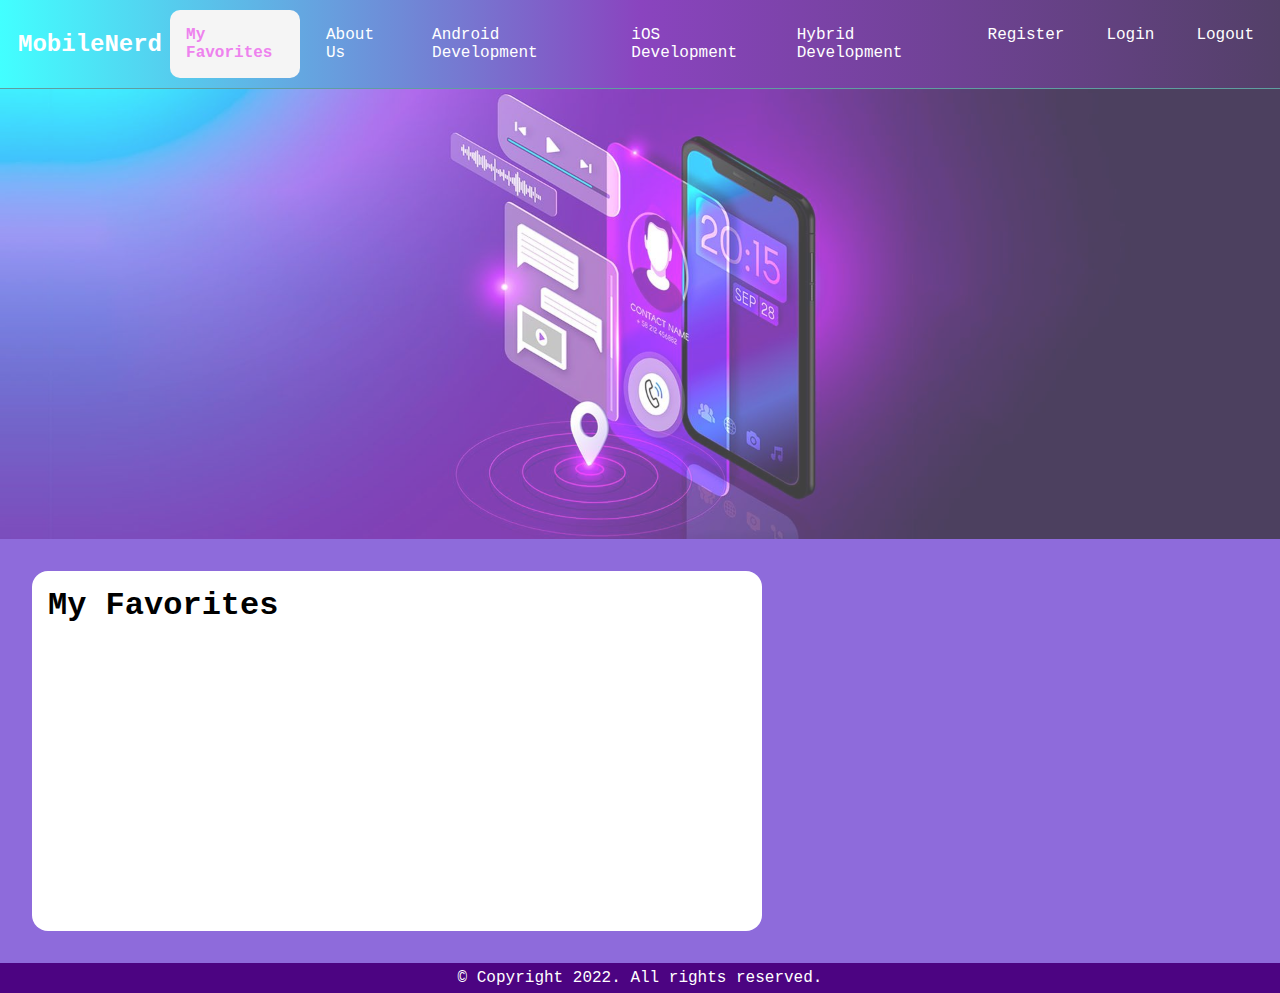
<file: index.html>
<!DOCTYPE html>
<html lang="en">
  <head>
    <meta charset="UTF-8" />
    <meta http-equiv="X-UA-Compatible" content="IE=edge" />
    <meta name="viewport" content="width=device-width, initial-scale=1.0" />
    <title>MobileNerd | Recent Mobile Articles</title>
    <link rel="stylesheet" href="css/shared.css" />
    <link rel="stylesheet" href="css/fav.css" />
    <script src="scripts/shared.js" defer></script>
  </head>
  <body onload="loadFav()">
    <header class="main-header">
      <nav class="navigation-bar">
        <div class="logo"><a href="index.html">MobileNerd</a></div>
        <a href="#" class="toggle-button">
          <span></span>
          <span></span>
          <span></span>
        </a>
        <div class="navigation-links">
          <ul>
            <li><a href="index.html" id="current">My Favorites</a></li>
            <li><a href="about.html">About Us</a></li>
            <li><a href="androidDevelopment.html">Android Development</a></li>
            <li><a href="ios.html">iOS Development</a></li>
            <li><a href="hybrid.html">Hybrid Development</a></li>
            <li><a href="register.html">Register</a></li>
            <li><a href="login.html">Login</a></li>
            <li><a onclick="logout()">Logout</a></li>
          </ul>
        </div>
      </nav>
      <div class="portfolio-header-image"></div>
    </header>
    <main>
      <section>
        <div class="header">
          <h1>My Favorites</h1>
        </div>
        <div id="favBlogContainer"></div>
      </section>
    </main>
    <footer class="footer-container">
      <p>&copy; Copyright 2022. All rights reserved.</p>
    </footer>
  </body>
</html>
</file>
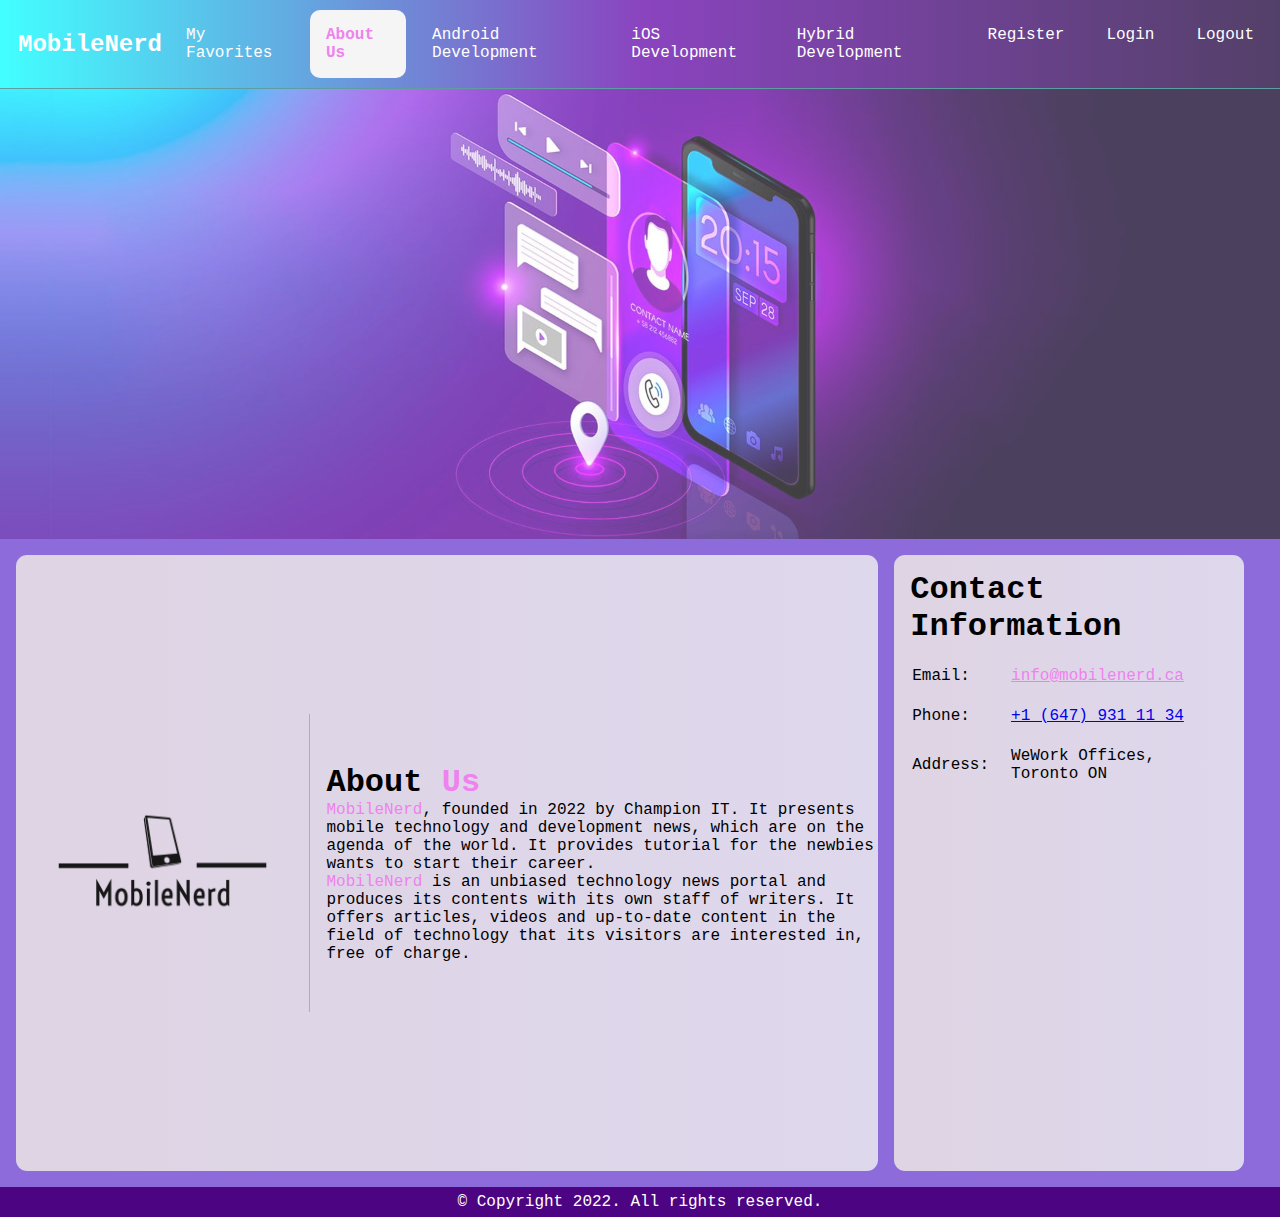
<file: about.html>
<!DOCTYPE html>
<html lang="en">
  <head>
    <meta charset="UTF-8" />
    <meta http-equiv="X-UA-Compatible" content="IE=edge" />
    <meta name="viewport" content="width=device-width, initial-scale=1.0" />
    <title>MobileNerd | About Us</title>
    <link rel="stylesheet" href="css/shared.css" />
    <link rel="stylesheet" href="css/about.css" />
  </head>
  <body>
    <header class="main-header">
      <nav class="navigation-bar">
        <div class="logo"><a href="index.html">MobileNerd</a></div>
        <a href="#" class="toggle-button">
          <span></span>
          <span></span>
          <span></span>
        </a>
        <div class="navigation-links">
          <ul>
            <li><a href="index.html">My Favorites</a></li>
            <li><a href="about.html" id="current">About Us</a></li>
            <li><a href="androidDevelopment.html">Android Development</a></li>
            <li><a href="ios.html">iOS Development</a></li>
            <li><a href="hybrid.html">Hybrid Development</a></li>
            <li><a href="register.html">Register</a></li>
            <li><a href="login.html">Login</a></li>
            <li><a onclick="logout()">Logout</a></li>
          </ul>
        </div>
      </nav>
      <div class="portfolio-header-image"></div>
    </header>
    <main class="main-container">
      <div class="card-container">
        <div class="image-container">
          <img src="images/mobile-logo.png" alt="MobileNerd Logo" />
        </div>
        <div class="content-container">
          <h1>About <span>Us</span></h1>
          <p>
            <span>MobileNerd</span>, founded in 2022 by Champion IT. It presents mobile technology and development news, which are on the agenda of the world. It provides tutorial for the newbies wants to start their career.
          </p>
          <p>
            <span>MobileNerd</span> is an unbiased technology news portal and produces its contents with its own staff of writers. It offers articles, videos and up-to-date content in the field of technology that its visitors are interested in, free of charge.
          </p>
        </div>
      </div>
      <aside>
        <div class="card-container">
          <h1>Contact Information</h1>
          <table>
            <tr>
              <td>Email:</td>
              <td><a href="mailto:info@mobilenerd.ca" class="email-link">info@mobilenerd.ca</a></td>
            </tr>
            <tr>
              <td>Phone:</td>
              <td><a href="sms:6479311134">+1 (647) 931 11 34</a></td>
            </tr>
            <tr>
              <td>Address:</td>
              <td>WeWork Offices, Toronto ON</td>
            </tr>
          </table>

          <iframe src="https://www.google.com/maps/embed?pb=!1m18!1m12!1m3!1d2886.9252907150776!2d-79.3909402834881!3d43.64972267912163!2m3!1f0!2f0!3f0!3m2!1i1024!2i768!4f13.1!3m3!1m2!1s0x882b34d02e58fa8d%3A0x6e4c8e764259923f!2sWeWork%20Office%20Space%20%26%20Coworking!5e0!3m2!1sen!2sca!4v1649985604721!5m2!1sen!2sca" allowfullscreen="" loading="lazy" referrerpolicy="no-referrer-when-downgrade" class="googlemap"></iframe>
        </div>
        </div>
      </aside>
    </main>
    <footer class="footer-container">
      <p>&copy; Copyright 2022. All rights reserved.</p>
    </footer>
    <script src="scripts/shared.js"></script>
  </body>
</html>
</file>
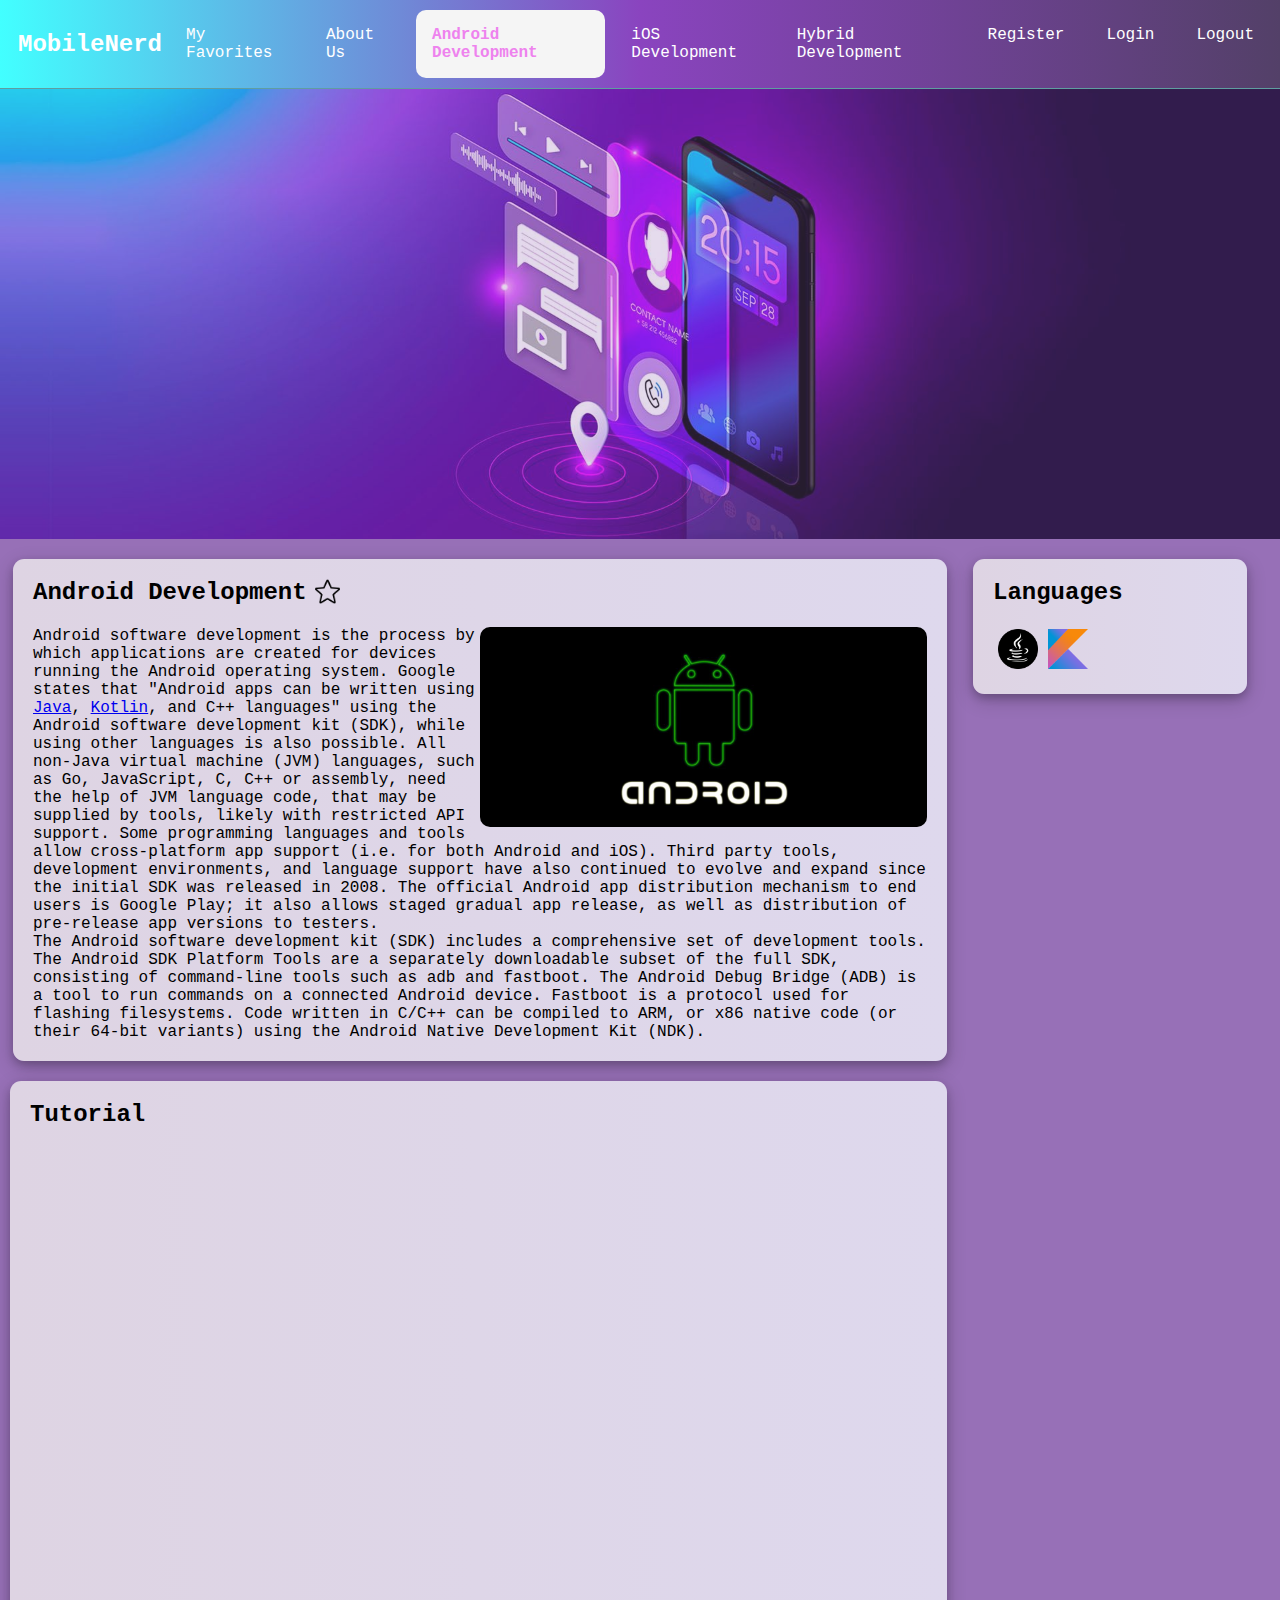
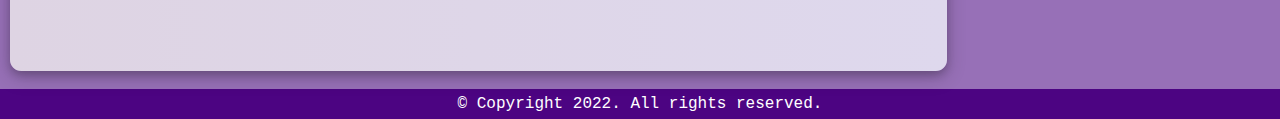
<file: androidDevelopment.html>
<!DOCTYPE html>
<html lang="en">
  <head>
    <meta charset="UTF-8" />
    <meta http-equiv="X-UA-Compatible" content="IE=edge" />
    <meta name="viewport" content="width=device-width, initial-scale=1.0" />
    <link rel="stylesheet" href="css/android.css" />
    <link rel="stylesheet" href="css/shared.css">
    <script src="./scripts/shared.js" defer></script>
    <title>Android</title>
  </head>

  <body onload="getFav()">
    <header class="main-header">
        <nav class="navigation-bar">
          <div class="logo"><a href="./index.html">MobileNerd</a></div>
          <a href="#" class="toggle-button">
            <span></span>
            <span></span>
            <span></span>
          </a>
          <div class="navigation-links">
            <ul>
              <li><a href="index.html" class="current">My Favorites</a></li>
              <li><a href="about.html">About Us</a></li>
              <li><a href="androidDevelopment.html" id="current">Android Development</a></li>
              <li><a href="ios.html">iOS Development</a></li>
              <li><a href="hybrid.html">Hybrid Development</a></li>
              <li><a href="register.html">Register</a></li>
              <li><a href="login.html">Login</a></li>
              <li><a onclick="logout()">Logout</a></li>
            </ul>
          </div>
        </nav>
        <div class="portfolio-header-image"></div>
      </header>
    <main>
      <div class="row">
           
          
        <div class="rightcolumn">
          <div class="card">
            <div class="row">
            <h2>Languages</h2>
                <br>
            <div class="column" style="height: 50px; width: 50px;">
            <a href="java.html"> <img src="images/java-logo.png"></a>
           
            </div>
           
            <div class="column" style="height: 50px; width: 50px;">
              <a href="kotlin.html"> <img src="images/18852341021548218200-128.png"></a>
            </div>
            </div>
          </div>
         
        </div>
          
            <div class="leftcolumn">
                <div class="card">
                  <div class="header">
                    <h2>Android Development</h2>
                    <div id="favContainer">
                      <a id="myFavBtn" onclick="editFav()">
                        <img id="favIcon" src="images/un_star.png"/>
                      </a>
                    </div>
                     </div>      
                    <br>
                    
                    
                    
                        <aside> </aside>
                       
                   
                    <p>Android software development is the process by which applications are created for devices running the Android operating system. Google states that "Android apps can be written using 
                        <a href="java.html">Java</a>, <a href="kotlin.html">Kotlin</a>, and C++ languages" using the Android software development kit (SDK), while using other languages is also possible. All non-Java virtual machine (JVM) languages, such as Go, JavaScript, C, C++ or assembly, need the help of JVM language code, that may be supplied by tools, likely with restricted API support. Some programming languages and tools allow cross-platform app support (i.e. for both Android and iOS). Third party tools, development environments, and language support have also continued to evolve and expand since the initial SDK was released in 2008. The official Android app distribution mechanism to end users is Google Play; it also allows staged gradual app release, as well as distribution of pre-release app versions to testers.


                      
                    </p>
                    <p>The Android software development kit (SDK) includes a comprehensive set of development tools. The Android SDK Platform Tools are a separately downloadable subset of the full SDK, consisting of command-line tools such as adb and fastboot. The Android Debug Bridge (ADB) is a tool to run commands on a connected Android device. Fastboot is a protocol used for flashing filesystems. Code written in C/C++ can be compiled to ARM, or x86 native code (or their 64-bit variants) using the Android Native Development Kit (NDK).</p>
                  </div>
                  <div class="card">
                      <h2>Tutorial</h2>
                      <br>
                      <div class="iframe-container">
                        <iframe width="560" height="315" src="https://www.youtube.com/embed/fis26HvvDII?start=1" title="YouTube video player" frameborder="0" allow="accelerometer; autoplay; clipboard-write; encrypted-media; gyroscope; picture-in-picture" allowfullscreen></iframe>

                      </div>
                      
                      </div>
            </div>
    </div>
    </main>
    <br />
    <footer class="footer-container">
        <p class="textfooter">&copy; Copyright 2022. All rights reserved.</p>
      </footer>
</body>
</html>
</file>
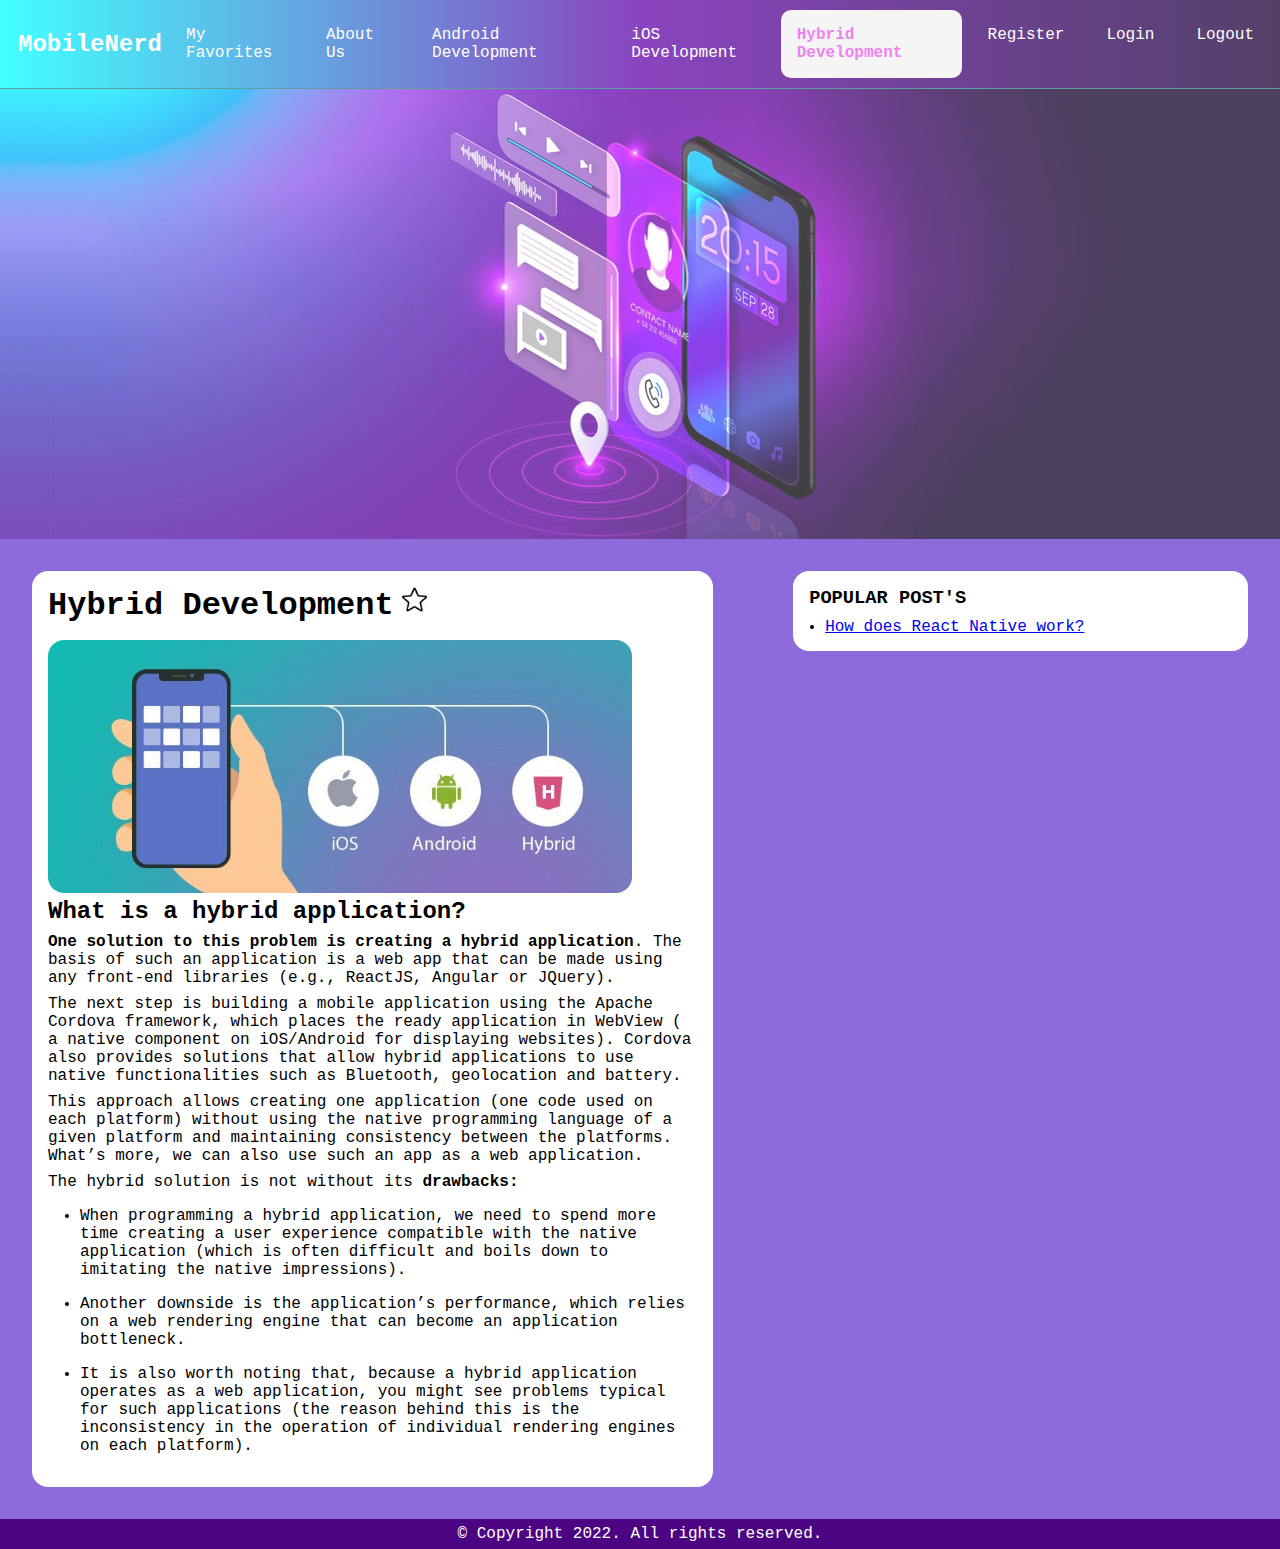
<file: hybrid.html>
<!DOCTYPE html>
<html lang="en">
  <head>
    <meta charset="UTF-8" />
    <meta http-equiv="X-UA-Compatible" content="IE=edge" />
    <meta name="viewport" content="width=device-width, initial-scale=1.0" />
    <title>MobileNerd | Recent Mobile Articles</title>
    <link rel="stylesheet" href="css/shared.css" />
    <link rel="stylesheet" href="css/hybrid.css" />
    <script src="scripts/shared.js" defer>
    </script>
  </head>
  <body onload="getFav()">
    <header class="main-header">
      <nav class="navigation-bar">
        <div class="logo"><a href="./index.html">MobileNerd</a></div>
        <a href="#" class="toggle-button">
          <span></span>
          <span></span>
          <span></span>
        </a>
        <div class="navigation-links">
          <ul>
            <li><a href="index.html">My Favorites</a></li>
            <li><a href="about.html">About Us</a></li>
            <li><a href="androidDevelopment.html">Android Development</a></li>
            <li><a href="ios.html">iOS Development</a></li>
            <li><a href="hybrid.html" id="current">Hybrid Development</a></li>
            <li><a href="register.html">Register</a></li>
            <li><a href="login.html">Login</a></li>
            <li><a onclick="logout()">Logout</a></li>
          </ul>
        </div>
      </nav>
      <div class="portfolio-header-image"></div>
    </header>
    <main>
      <section>
        <div class="header">
          <h1>Hybrid Development</h1>
          <div id="favContainer">
            <a id="myFavBtn" onclick="editFav()">
              <img id="favIcon" src="images/un_star.png"/>
            </a>
          </div>
        </div>
      <div class="container">
        <div class="blog">
          <div class="imageContainer">
            <img src="images/hybrid1.jpg" alt="headerImage" />
          </div>
          <h2>What is a hybrid application?</h2>
          
          <p>
            <strong
              >One solution to this problem is creating a hybrid
              application</strong
            >. The basis of such an application is a web app that can be made
            using any front-end libraries (e.g., ReactJS, Angular or JQuery).
          </p>
          <p>
            The next step is building a mobile application using the Apache
            Cordova framework, which places the ready application in WebView ( a
            native component on iOS/Android for displaying websites). Cordova
            also provides solutions that allow hybrid applications to use native
            functionalities such as Bluetooth, geolocation and battery.
          </p>
          <p>
            This approach allows creating one application (one code used on each
            platform) without using the native programming language of a given
            platform and maintaining consistency between the platforms. What’s
            more, we can also use such an app as a web application.
          </p>
          <p>
            The hybrid solution is not without its <strong>drawbacks:</strong>
          </p>
          <ul>
            <li>
              When programming a hybrid application, we need to spend more time
              creating a user experience compatible with the native application
              (which is often difficult and boils down to imitating the native
              impressions).
            </li>
            <li>
              Another downside is the application’s performance, which relies on
              a web rendering engine that can become an application bottleneck.
            </li>
            <li>
              It is also worth noting that, because a hybrid application
              operates as a web application, you might see problems typical for
              such applications (the reason behind this is the inconsistency in
              the operation of individual rendering engines on each platform).
            </li>
          </ul>
        </div>
      </section>
        <aside>
          <h3>POPULAR POST'S</h3>
          <ul>
            <li>
              <a href="hybrid_2.html">How does React Native work?</a>
            </li>
          </ul>
        </aside>
      </div>
    </main>
    <footer class="footer-container">
      <p>&copy; Copyright 2022. All rights reserved.</p>
    </footer>
  </body>
</html>
</file>
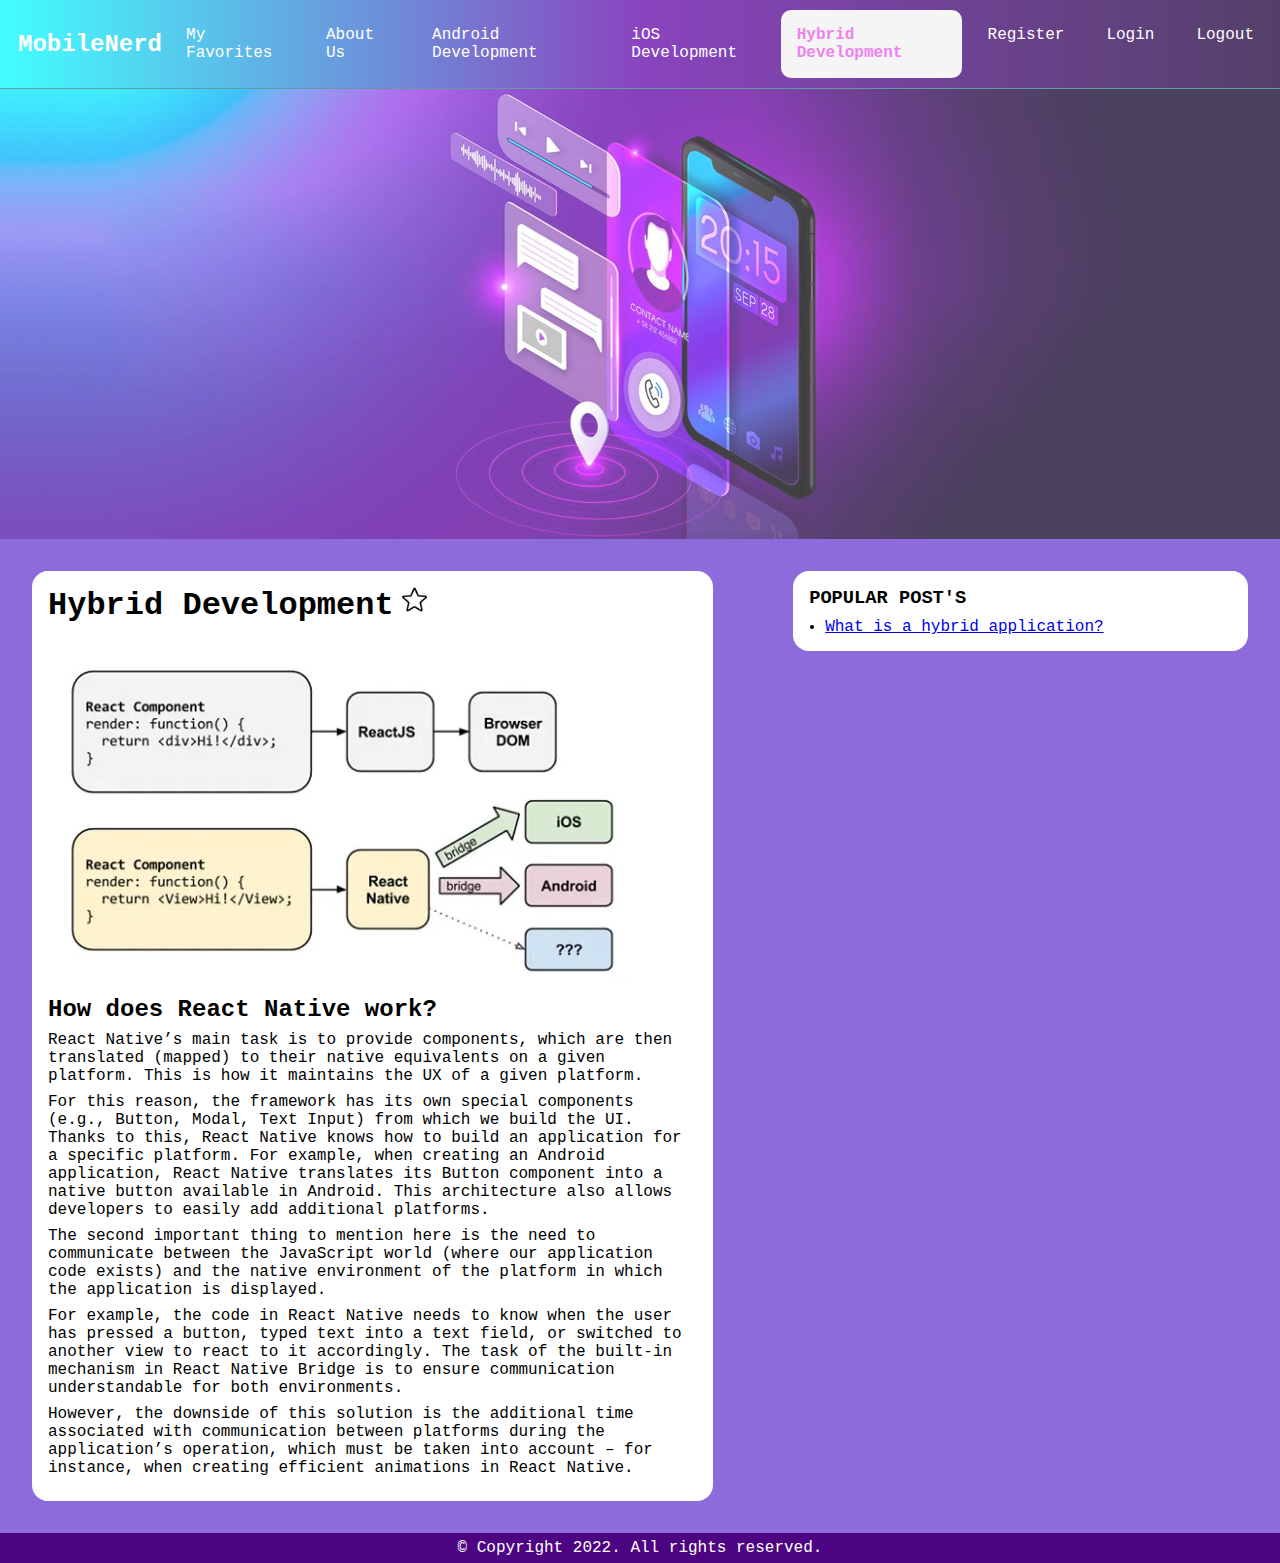
<file: hybrid_2.html>
<!DOCTYPE html>
<html lang="en">
  <head>
    <meta charset="UTF-8" />
    <meta http-equiv="X-UA-Compatible" content="IE=edge" />
    <meta name="viewport" content="width=device-width, initial-scale=1.0" />
    <title>MobileNerd | Recent Mobile Articles</title>
    <link rel="stylesheet" href="css/shared.css" />
    <link rel="stylesheet" href="css/hybrid.css" />

    <script src="./scripts/shared.js" defer></script>
  </head>
  <body onload="getFav()">
    <header class="main-header">
      <nav class="navigation-bar">
        <div class="logo"><a href="./index.html">MobileNerd</a></div>
        <a href="#" class="toggle-button">
          <span></span>
          <span></span>
          <span></span>
        </a>
        <div class="navigation-links">
          <ul>
            <li><a href="index.html">My Favorites</a></li>
            <li><a href="about.html">About Us</a></li>
            <li><a href="androidDevelopment.html">Android Development</a></li>
            <li><a href="ios.html">iOS Development</a></li>
            <li><a href="hybrid.html" id="current">Hybrid Development</a></li>
            <li><a href="register.html">Register</a></li>
            <li><a href="login.html">Login</a></li>
            <li><a onclick="logout()">Logout</a></li>
          </ul>
        </div>
      </nav>
      <div class="portfolio-header-image"></div>
    </header>
    <main>
      <section>
        <div class="header">
        <h1>Hybrid Development</h1>
          <div id="favContainer">
            <a id="myFavBtn" onclick="editFav()">
              <img id="favIcon" src="images/un_star.png"/>
            </a>
          </div>
        </div>
      <div class="container">
        <div class="blog">
          <div class="imageContainer">
            <img src="images/reactNative1.jpg" alt="headerImage" />
          </div>
          <h2>How does React Native work?</h2>
          <p>
            React Native’s main task is to provide components, which are then
            translated (mapped) to their native equivalents on a given platform.
            This is how it maintains the UX of a given platform.
          </p>
          <p>
            For this reason, the framework has its own special components (e.g.,
            Button, Modal, Text Input) from which we build the UI. Thanks to
            this, React Native knows how to build an application for a specific
            platform. For example, when creating an Android application, React
            Native translates its Button component into a native button
            available in Android. This architecture also allows developers to
            easily add additional platforms.
          </p>
          <p>
            The second important thing to mention here is the need to
            communicate between the JavaScript world (where our application code
            exists) and the native environment of the platform in which the
            application is displayed.
          </p>
          <p>
            For example, the code in React Native needs to know when the user
            has pressed a button, typed text into a text field, or switched to
            another view to react to it accordingly. The task of the built-in
            mechanism in React Native Bridge is to ensure communication
            understandable for both environments.
          </p>
          <p>
            However, the downside of this solution is the additional time
            associated with communication between platforms during the
            application’s operation, which must be taken into account – for
            instance, when creating efficient animations in React Native.
          </p>
        </div>
      </section>
        <aside>
          <h3>POPULAR POST'S</h3>
          <ul>
            <li>
              <a href="hybrid.html">What is a hybrid application?</a>
            </li>
          </ul>
        </aside>
      </div>
      </div>
    </main>
    <footer class="footer-container">
      <p>&copy; Copyright 2022. All rights reserved.</p>
    </footer>
  </body>
</html>
</file>
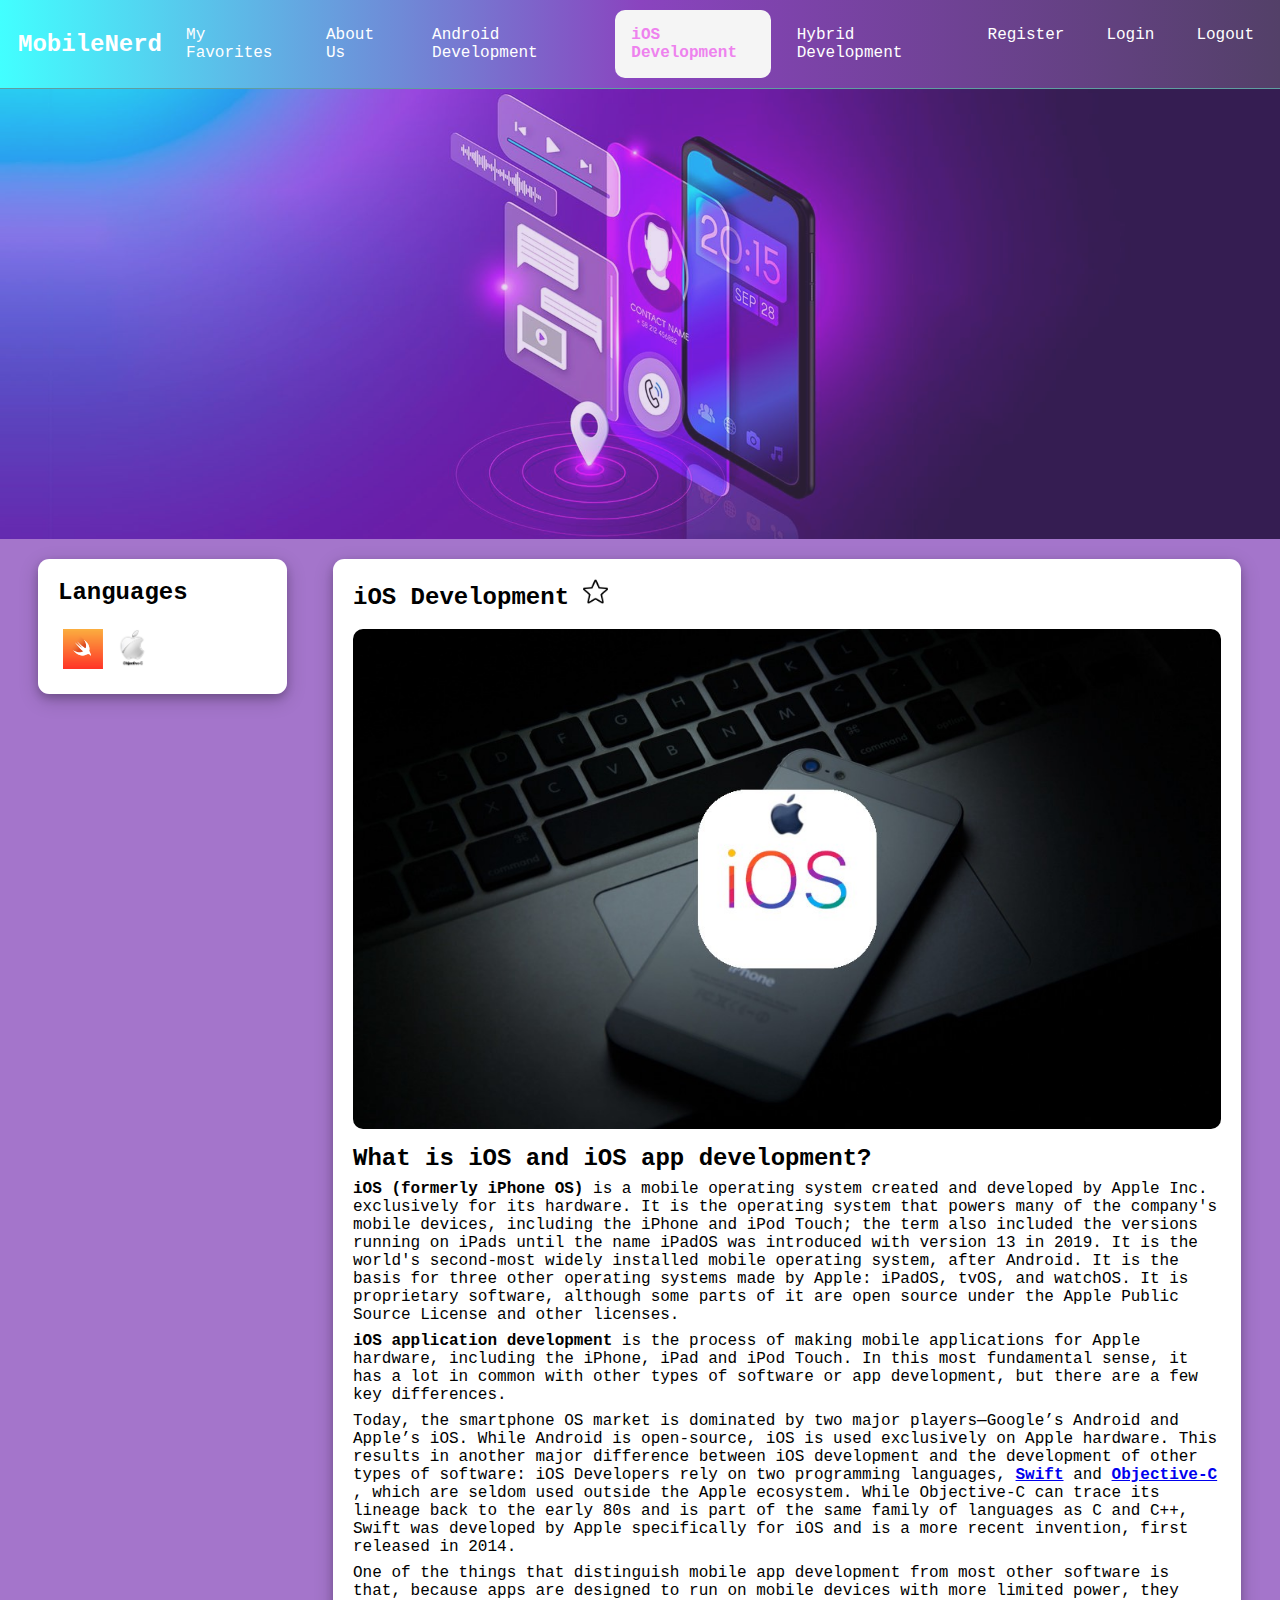
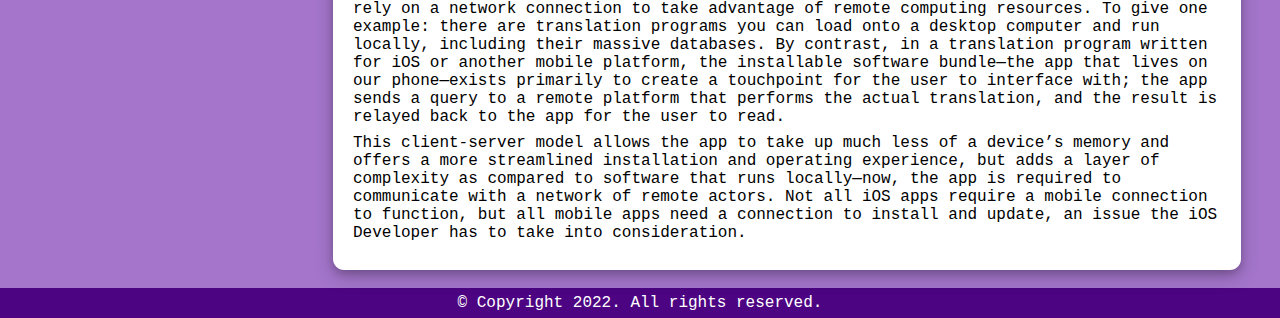
<file: ios.html>
<!DOCTYPE html>
<html lang="en">
  <head>
    <meta charset="UTF-8" />
    <meta http-equiv="X-UA-Compatible" content="IE=edge" />
    <meta name="viewport" content="width=device-width, initial-scale=1.0" />
    <link rel="stylesheet" href="css/shared.css" />
    <link rel="stylesheet" href="css/ios.css" />
    <script src="./scripts/shared.js" defer></script>
    <title>iOS</title>
  </head>

  <body onload="getFav()">
    <header class="main-header">
      <nav class="navigation-bar">
        <div class="logo"><a href="./index.html">MobileNerd</a></div>
        <a href="#" class="toggle-button">
          <span></span>
          <span></span>
          <span></span>
        </a>
        <div class="navigation-links">
          <ul>
            <li><a href="index.html">My Favorites</a></li>
            <li><a href="about.html">About Us</a></li>
            <li><a href="androidDevelopment.html">Android Development</a></li>
            <li><a href="ios.html" id="current">iOS Development</a></li>
            <li><a href="hybrid.html">Hybrid Development</a></li>
            <li><a href="register.html">Register</a></li>
            <li><a href="login.html">Login</a></li>
            <li><a onclick="logout()">Logout</a></li>
          </ul>
        </div>
      </nav>
      <div class="portfolio-header-image"></div>
    </header>
    <main>
      <div class="row">
        <div class="leftcolumn">
          <div class="card">
            <div class="row">
              <h2>Languages</h2>
              <br />
              <div class="column" style="height: 50px; width: 50px">
                <a href="swift.html"> <img src="images/swift-logo.png" /></a>
              </div>
              <div class="column" style="height: 50px; width: 50px">
                <a href="objc.html"> <img src="images/obj-c.png" /></a>
              </div>
            </div>
          </div>
        </div>
        <div class="rightcolumn">
          <div class="card">
            <h2>iOS Development
              <a id="myFavBtn" onclick="editFav()">
                <img id="favIcon" src="images/un_star.png"/>
              </a>
            </h2>
            <br />

            <aside></aside>

            <h2>What is iOS and iOS app development?</h2>
            <p>
              <strong>iOS (formerly iPhone OS) </strong> is a mobile operating
              system created and developed by Apple Inc. exclusively for its
              hardware. It is the operating system that powers many of the
              company's mobile devices, including the iPhone and iPod Touch; the
              term also included the versions running on iPads until the name
              iPadOS was introduced with version 13 in 2019. It is the world's
              second-most widely installed mobile operating system, after
              Android. It is the basis for three other operating systems made by
              Apple: iPadOS, tvOS, and watchOS. It is proprietary software,
              although some parts of it are open source under the Apple Public
              Source License and other licenses.
            </p>

            <p>
              <strong>iOS application development</strong> is the process of
              making mobile applications for Apple hardware, including the
              iPhone, iPad and iPod Touch. In this most fundamental sense, it
              has a lot in common with other types of software or app
              development, but there are a few key differences.
            </p>
            <p>
              Today, the smartphone OS market is dominated by two major
              players—Google’s Android and Apple’s iOS. While Android is
              open-source, iOS is used exclusively on Apple hardware. This
              results in another major difference between iOS development and
              the development of other types of software: iOS Developers rely on
              two programming languages,
              <b><a href="swift.html">Swift</a></b> and
              <b><a href="objc.html">Objective-C</a></b> , which are seldom used
              outside the Apple ecosystem. While Objective-C can trace its
              lineage back to the early 80s and is part of the same family of
              languages as C and C++, Swift was developed by Apple specifically
              for iOS and is a more recent invention, first released in 2014.
            </p>

            <p>
              One of the things that distinguish mobile app development from
              most other software is that, because apps are designed to run on
              mobile devices with more limited power, they rely on a network
              connection to take advantage of remote computing resources. To
              give one example: there are translation programs you can load onto
              a desktop computer and run locally, including their massive
              databases. By contrast, in a translation program written for iOS
              or another mobile platform, the installable software bundle—the
              app that lives on our phone—exists primarily to create a
              touchpoint for the user to interface with; the app sends a query
              to a remote platform that performs the actual translation, and the
              result is relayed back to the app for the user to read.
            </p>

            <p>
              This client-server model allows the app to take up much less of a
              device’s memory and offers a more streamlined installation and
              operating experience, but adds a layer of complexity as compared
              to software that runs locally—now, the app is required to
              communicate with a network of remote actors. Not all iOS apps
              require a mobile connection to function, but all mobile apps need
              a connection to install and update, an issue the iOS Developer has
              to take into consideration.
            </p>
          </div>
        </div>
      </div>
    </main>
    <br />
    <footer class="footer-container">
      <p>&copy; Copyright 2022. All rights reserved.</p>
    </footer>
  </body>
</html>
</file>
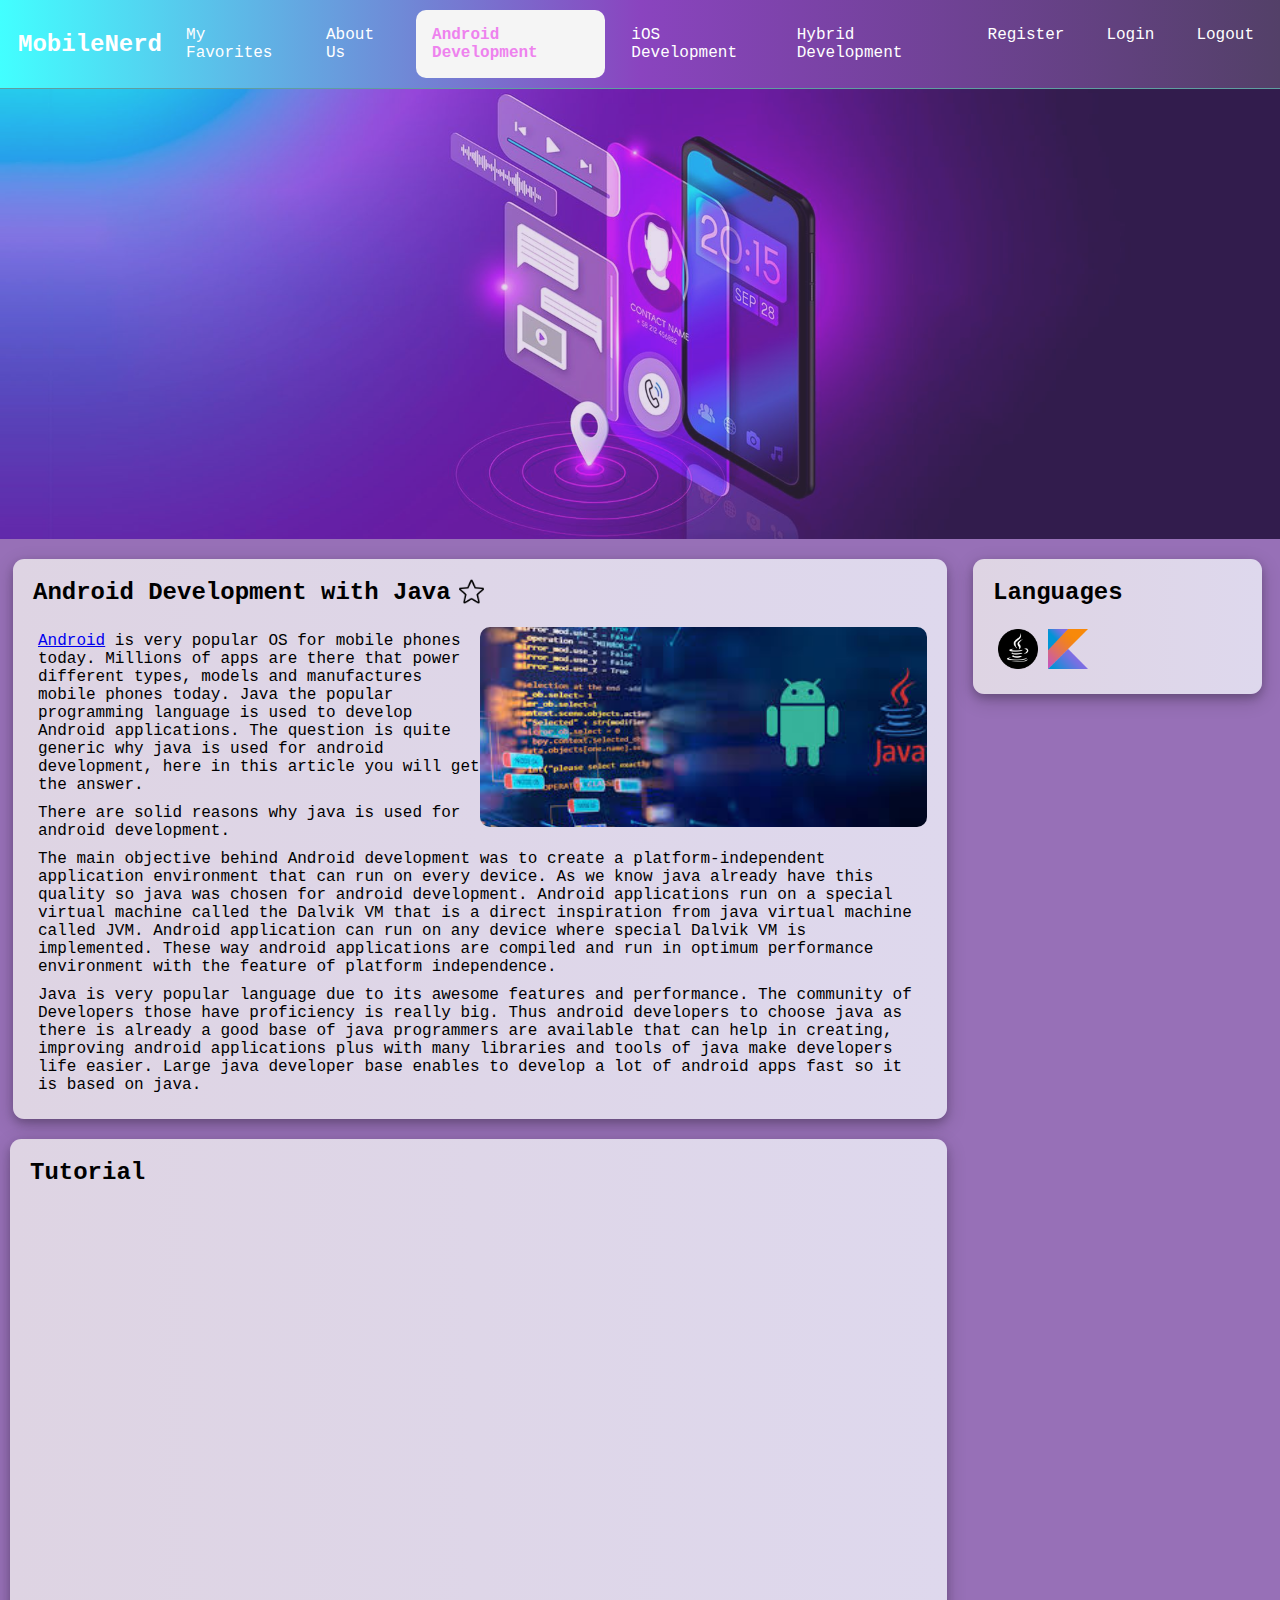
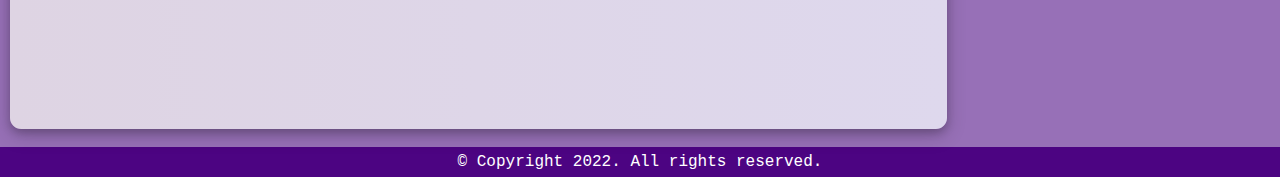
<file: java.html>
<!DOCTYPE html>
<html lang="en">
  <head>
    <meta charset="UTF-8" />
    <meta http-equiv="X-UA-Compatible" content="IE=edge" />
    <meta name="viewport" content="width=device-width, initial-scale=1.0" />
    <link rel="stylesheet" href="css/java.css" />
    <link rel="stylesheet" href="css/shared.css" />
    <script src="./scripts/shared.js" defer></script>
    <title>Java</title>
  </head>
  <body onload="getFav()"> 
    <header class="main-header">
      <nav class="navigation-bar">
        <div class="logo"><a href="./index.html">MobileNerd</a></div>
        <a href="#" class="toggle-button">
          <span></span>
          <span></span>
          <span></span>
        </a>
        <div class="navigation-links">
          <ul>
            <li><a href="index.html">My Favorites</a></li>
            <li><a href="about.html">About Us</a></li>
            <li>
              <a href="androidDevelopment.html" id="current"
                >Android Development</a
              >
            </li>
            <li><a href="ios.html">iOS Development</a></li>
            <li><a href="hybrid.html">Hybrid Development</a></li>
            <li><a href="register.html">Register</a></li>
            <li><a href="login.html">Login</a></li>
            <li><a onclick="logout()">Logout</a></li>
          </ul>
        </div>
      </nav>
      <div class="portfolio-header-image"></div>
    </header>
    <main>
      <div class="row">
        <div class="rightcolumn">
          <div class="card">
            <div class="row">
              <h2>Languages</h2>
              <br />

              <div class="column" style="height: 50px; width: 50px">
                <a href="java.html"> <img src="images/java-logo.png" /></a>
              </div>

              <div class="column" style="height: 50px; width: 50px">
                <a href="kotlin.html">
                  <img src="images/18852341021548218200-128.png"
                /></a>
              </div>
            </div>
          </div>
        </div>
        <div class="leftcolumn">
          <div class="card">
            <div class="header">
              <h2>Android Development with Java</h2>
              <div id="favContainer">
                <a id="myFavBtn" onclick="editFav()">
                  <img id="favIcon" src="images/un_star.png"/>
                </a>
              </div>
               </div> 

            <br />

            <aside></aside>

            <p>
              <a href="androidDevelopment.html">Android</a> is very popular OS
              for mobile phones today. Millions of apps are there that power
              different types, models and manufactures mobile phones today. Java
              the popular programming language is used to develop Android
              applications. The question is quite generic why java is used for
              android development, here in this article you will get the answer.
            </p>
            <p>
              There are solid reasons why java is used for android development.
            </p>
            <p>
              The main objective behind Android development was to create a
              platform-independent application environment that can run on every
              device. As we know java already have this quality so java was
              chosen for android development. Android applications run on a
              special virtual machine called the Dalvik VM that is a direct
              inspiration from java virtual machine called JVM. Android
              application can run on any device where special Dalvik VM is
              implemented. These way android applications are compiled and run
              in optimum performance environment with the feature of platform
              independence.
            </p>
            <p>
              Java is very popular language due to its awesome features and
              performance. The community of Developers those have proficiency is
              really big. Thus android developers to choose java as there is
              already a good base of java programmers are available that can
              help in creating, improving android applications plus with many
              libraries and tools of java make developers life easier. Large
              java developer base enables to develop a lot of android apps fast
              so it is based on java.
            </p>
          </div>
          <div class="card">
            <h2>Tutorial</h2>
            <br />
            <div class="iframe-container">
              <iframe
                width="560"
                height="315"
                src="https://www.youtube.com/embed/tZvjSl9dswg?start=0"
                title="YouTube video player"
                frameborder="0"
                allow="accelerometer; autoplay; clipboard-write; encrypted-media; gyroscope; picture-in-picture"
                allowfullscreen
              ></iframe>
            </div>
          </div>
        </div>
      </div>
    </main>
    <br />
    <footer class="footer-container">
      <p class="textfooter">&copy; Copyright 2022. All rights reserved.</p>
    </footer>
  </body>
</html>
</file>
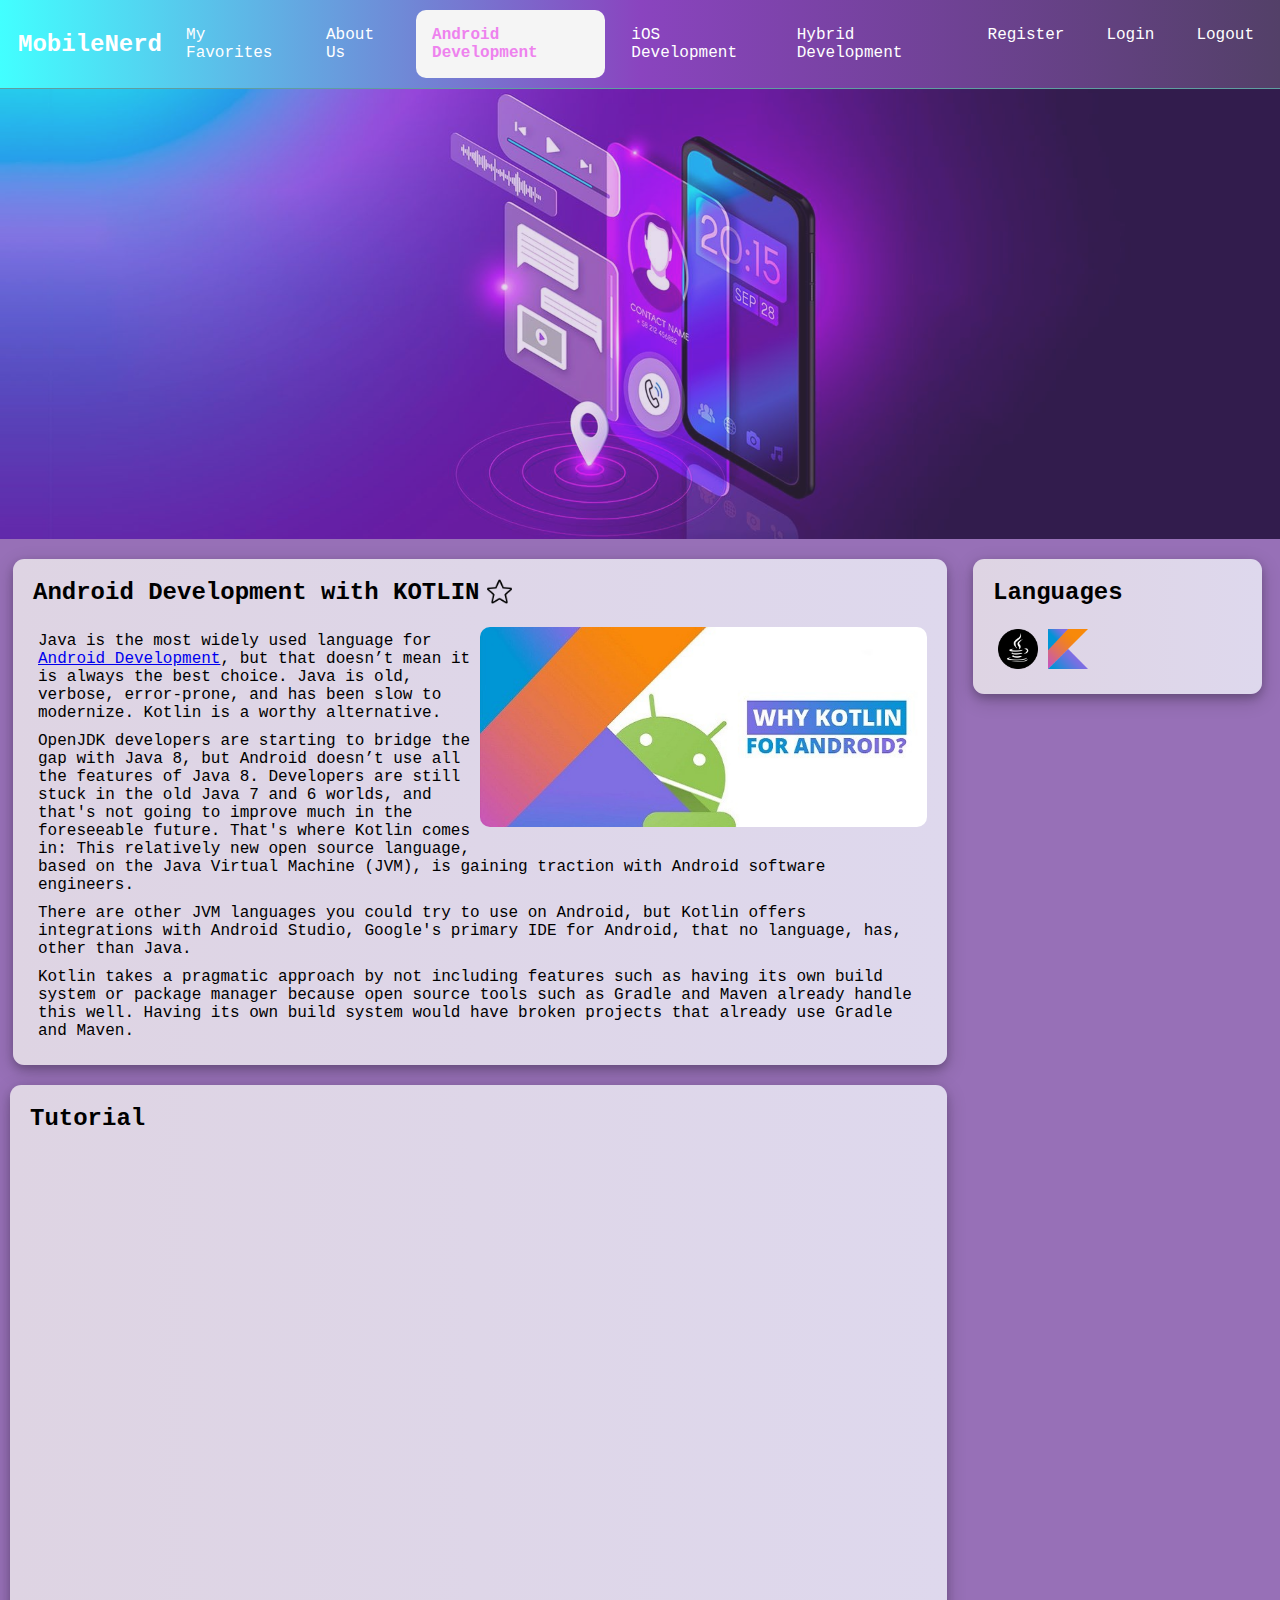
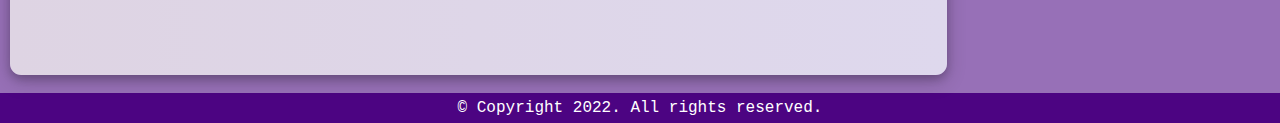
<file: kotlin.html>
<!DOCTYPE html>
<html lang="en">
  <head>
    <meta charset="UTF-8" />
    <meta http-equiv="X-UA-Compatible" content="IE=edge" />
    <meta name="viewport" content="width=device-width, initial-scale=1.0" />
    <link rel="stylesheet" href="css/kotlin.css" />
    <link rel="stylesheet" href="css/shared.css" />
    <script src="./scripts/shared.js" defer></script>
    <title>Kotlin</title>
  </head>
  <body onload="getFav()">
    <header class="main-header">
      <nav class="navigation-bar">
        <div class="logo"><a href="./index.html">MobileNerd</a></div>
        <a href="#" class="toggle-button">
          <span></span>
          <span></span>
          <span></span>
        </a>
        <div class="navigation-links">
          <ul>
            <li><a href="index.html">My Favorites</a></li>
            <li><a href="about.html">About Us</a></li>
            <li>
              <a href="androidDevelopment.html" id="current"
                >Android Development</a
              >
            </li>
            <li><a href="ios.html">iOS Development</a></li>
            <li><a href="hybrid.html">Hybrid Development</a></li>
            <li><a href="register.html">Register</a></li>
            <li><a href="login.html">Login</a></li>
            <li><a onclick="logout()">Logout</a></li>
          </ul>
        </div>
      </nav>
      <div class="portfolio-header-image"></div>
    </header>
    <main>
      <div class="row">
        <div class="rightcolumn">
          <div class="card">
            <div class="row">
              <h2>Languages</h2>
              <br />

              <div class="column" style="height: 50px; width: 50px">
                <a href="java.html"> <img src="images/java-logo.png" /></a>
              </div>

              <div class="column" style="height: 50px; width: 50px">
                <a href="kotlin.html">
                  <img src="images/18852341021548218200-128.png"
                /></a>
              </div>
            </div>
          </div>
        </div>
        <div class="leftcolumn">
          <div class="card">
            <div class="header">
              <h2>Android Development with KOTLIN</h2>
              <div id="favContainer">
                <a id="myFavBtn" onclick="editFav()">
                  <img id="favIcon" src="images/un_star.png"/>
                </a>
              </div>
               </div> 

            <br />

            <aside></aside>

            <p>
              Java is the most widely used language for
              <a href="androidDevelopment.html">Android Development</a>, but
              that doesn’t mean it is always the best choice. Java is old,
              verbose, error-prone, and has been slow to modernize. Kotlin is a
              worthy alternative.
            </p>
            <p>
              OpenJDK developers are starting to bridge the gap with Java 8, but
              Android doesn’t use all the features of Java 8. Developers are
              still stuck in the old Java 7 and 6 worlds, and that's not going
              to improve much in the foreseeable future. That's where Kotlin
              comes in: This relatively new open source language, based on the
              Java Virtual Machine (JVM), is gaining traction with Android
              software engineers.
            </p>
            <p>
              There are other JVM languages you could try to use on Android, but
              Kotlin offers integrations with Android Studio, Google's primary
              IDE for Android, that no language, has, other than Java.
            </p>
            <p>
              Kotlin takes a pragmatic approach by not including features such
              as having its own build system or package manager because open
              source tools such as Gradle and Maven already handle this well.
              Having its own build system would have broken projects that
              already use Gradle and Maven.
            </p>
          </div>
          <div class="card">
            <h2>Tutorial</h2>
            <br />
            <div class="iframe-container">
              <iframe
                width="560"
                height="315"
                src="https://www.youtube.com/embed/uRyvNKRkwbs?start=1"
                title="YouTube video player"
                frameborder="0"
                allow="accelerometer; autoplay; clipboard-write; encrypted-media; gyroscope; picture-in-picture"
                allowfullscreen
              ></iframe>
            </div>
          </div>
        </div>
      </div>
    </main>
    <br />
    <footer class="footer-container">
      <p class="textfooter">&copy; Copyright 2022. All rights reserved.</p>
    </footer>
  </body>
</html>
</file>
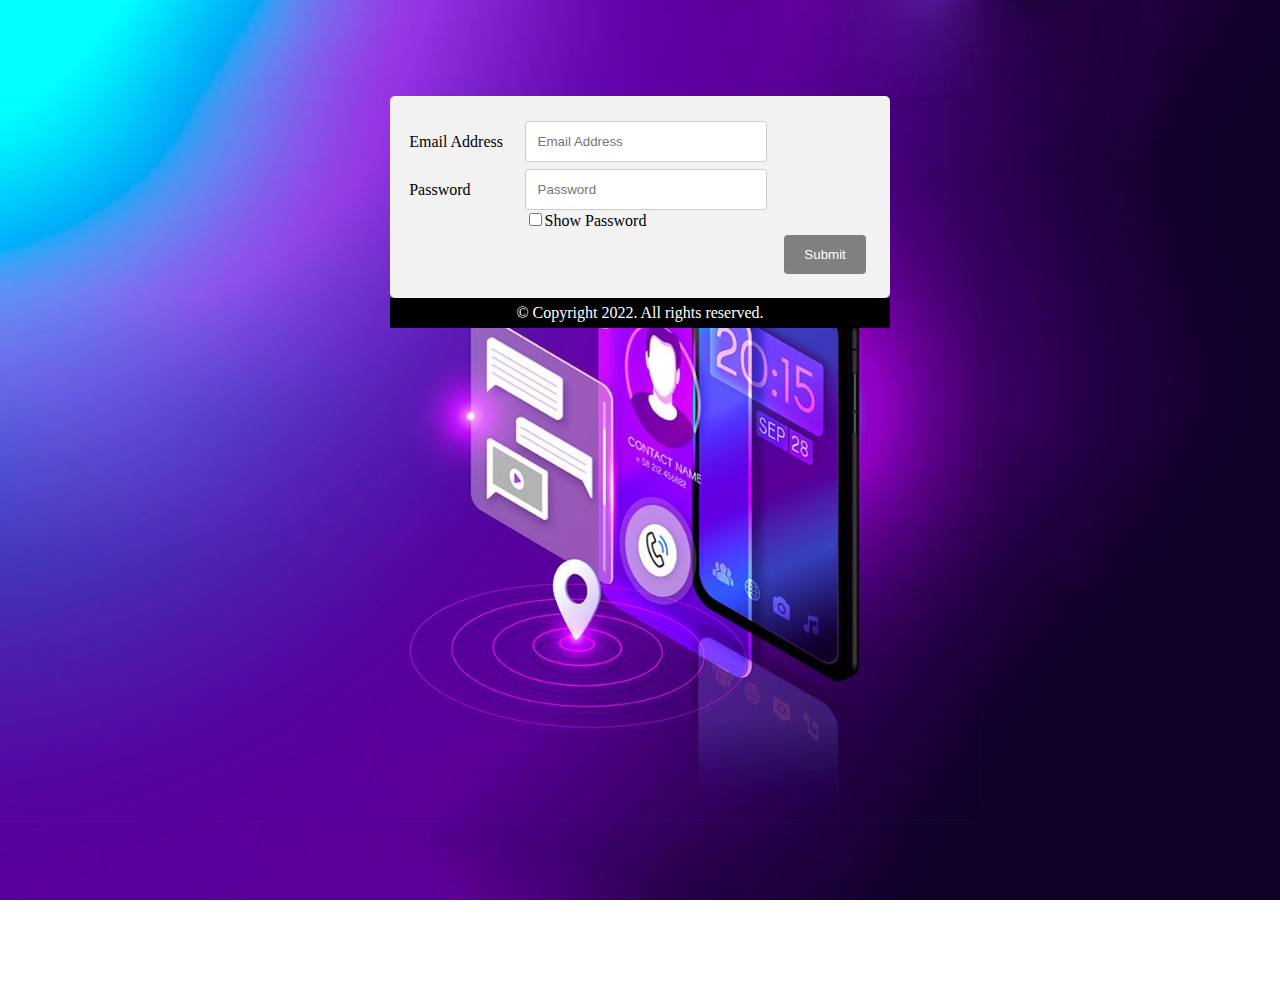
<file: login.html>
<!DOCTYPE html>
<html>

<head>
    <meta charset='utf-8'>
    <meta http-equiv='X-UA-Compatible' content='IE=edge'>
    <title>Registration</title>
    <meta name='viewport' content='width=device-width, initial-scale=1'>
    <link rel='stylesheet' type='text/css' media='screen' href='./css/login.css'>
    <script src="scripts/auth.js" defer></script>
</head>

<body>
    <div id="container">
        <div  id="login-container">
            <form action="index.html" id="loginForm" onsubmit="login(event)">
                <div class="row">
                    <div class="col-25">
                        <label for="email">Email Address</label>
                    </div>
                    <div class="col-75">
                        <input type="email" id="email" name="email" placeholder="Email Address" required>
                    </div>
                </div>
                <div class="row">
                    <div class="col-25">
                        <label for="password">Password</label>
                    </div>
                    <div class="col-75">
                        <input type="password" id="password" name="password" placeholder="Password" required minlength="6">
                    </div>
                    <input type="checkbox" onclick="showPassword()">Show Password
                </div>
                <div class="row">
                    <input type="submit" value="Submit">
                </div>
            </form>
        </div>
        <footer class="footer-container">
            <p>&copy; Copyright 2022. All rights reserved.</p>
        </footer>
    </div>
    </div>
</body>

</html>
</file>
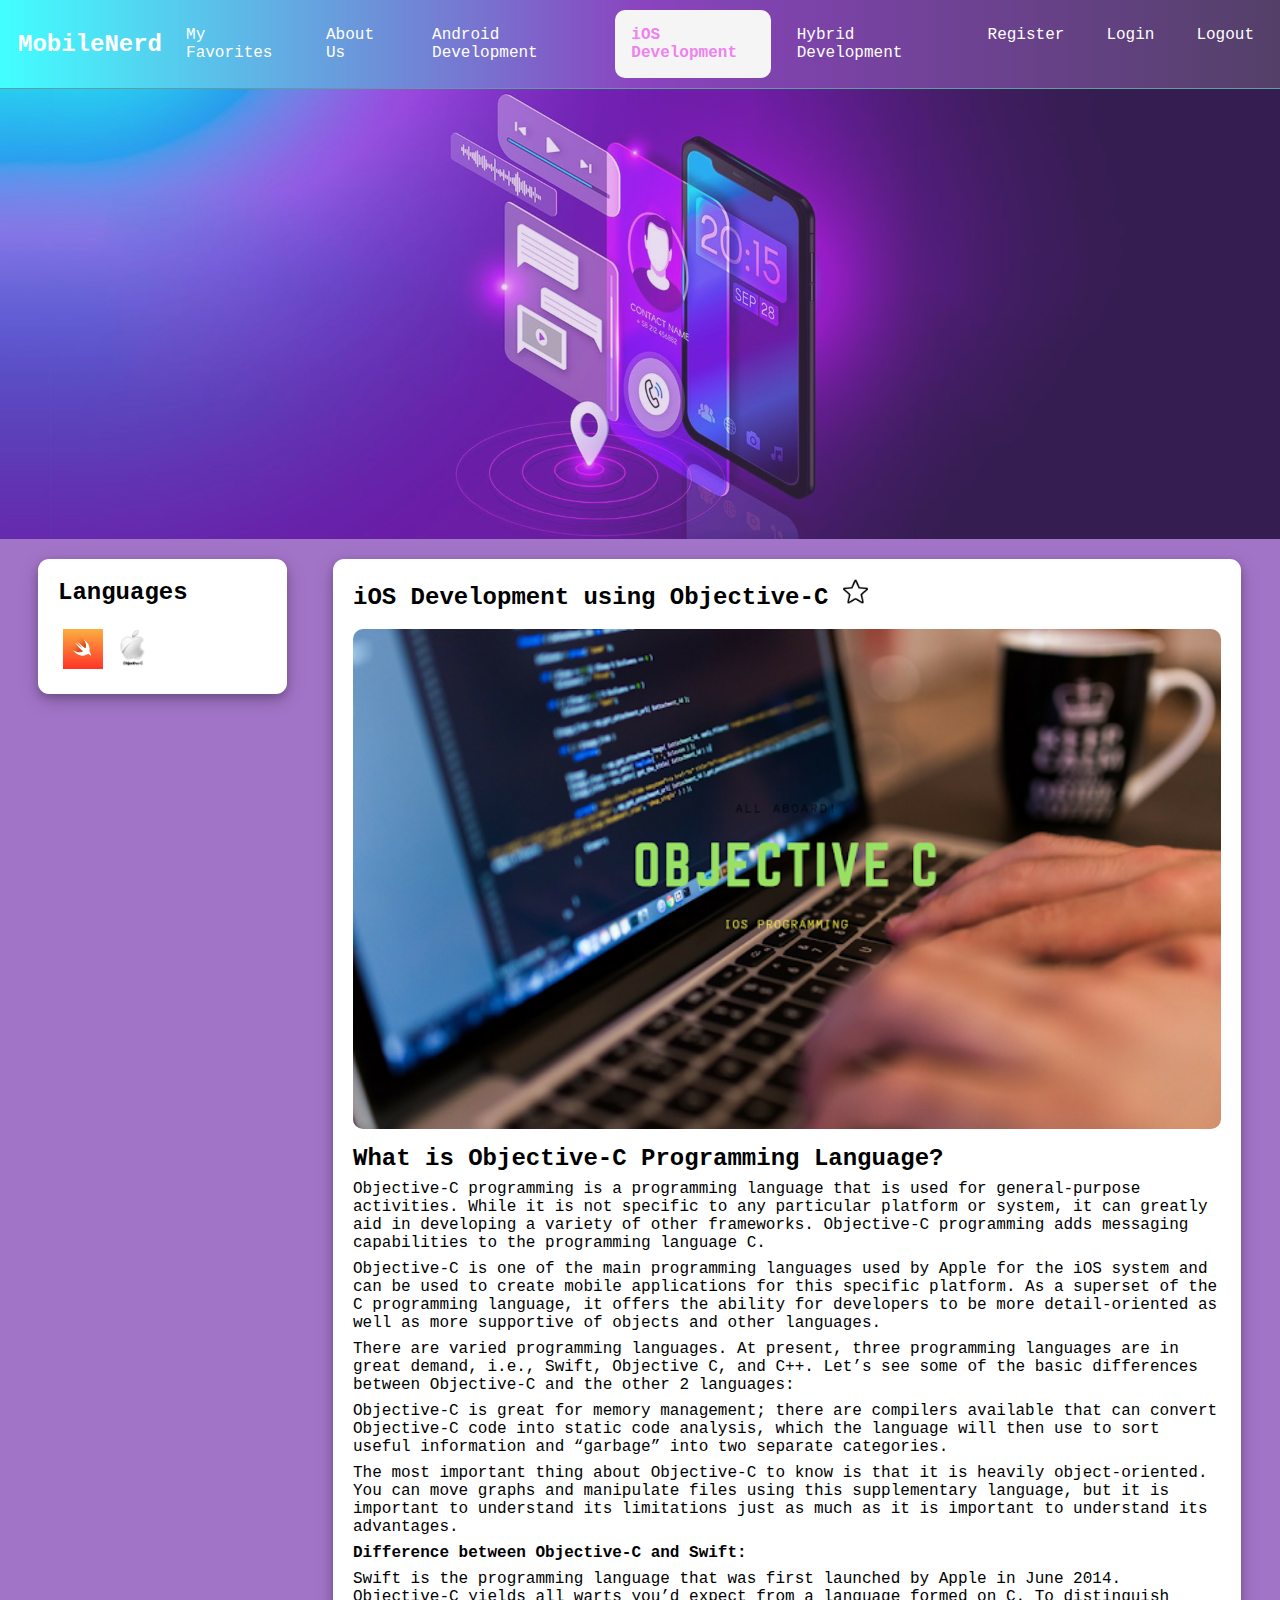
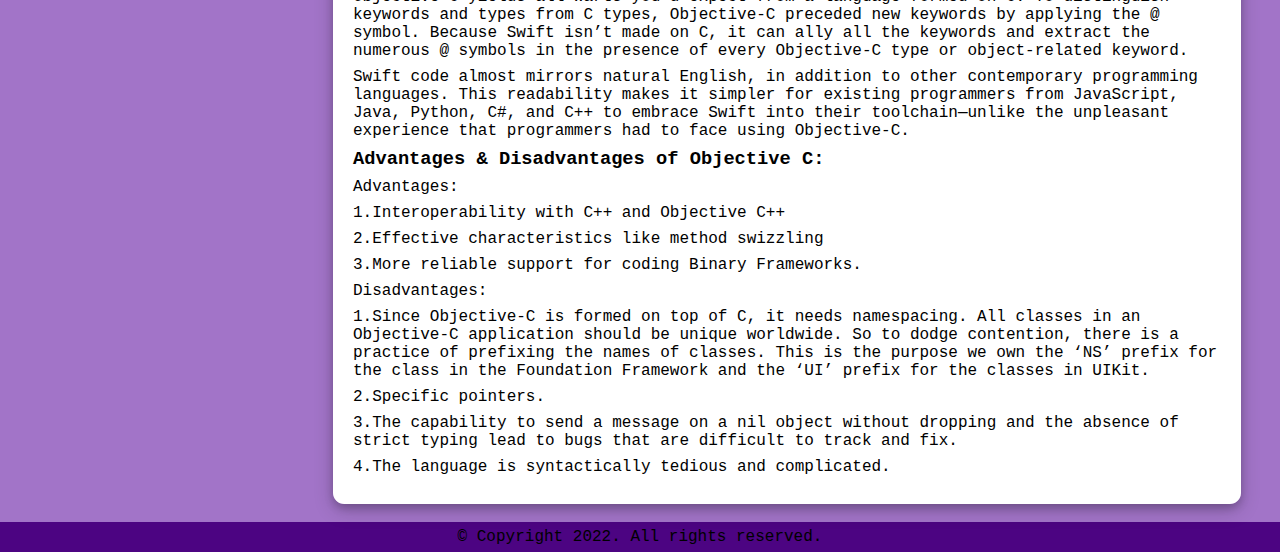
<file: objc.html>
<!DOCTYPE html>
<html lang="en">
  <head>
    <meta charset="UTF-8" />
    <meta http-equiv="X-UA-Compatible" content="IE=edge" />
    <meta name="viewport" content="width=device-width, initial-scale=1.0" />
    <link rel="stylesheet" href="css/shared.css" />
    <link rel="stylesheet" href="css/objc.css" />
    <script src="./scripts/shared.js" defer></script>
    <title>Objective-C</title>
  </head>

  <body onload="getFav()">
    <header class="main-header">
      <nav class="navigation-bar">
        <div class="logo"><a href="./index.html">MobileNerd</a></div>
        <a href="#" class="toggle-button">
          <span></span>
          <span></span>
          <span></span>
        </a>
        <div class="navigation-links">
          <ul>
            <li><a href="index.html">My Favorites</a></li>
            <li><a href="about.html">About Us</a></li>
            <li><a href="androidDevelopment.html">Android Development</a></li>
            <li><a href="ios.html" id="current">iOS Development</a></li>
            <li><a href="hybrid.html">Hybrid Development</a></li>
            <li><a href="register.html">Register</a></li>
            <li><a href="login.html">Login</a></li>
            <li><a onclick="logout()">Logout</a></li>
          </ul>
        </div>
      </nav>
      <div class="portfolio-header-image"></div>
    </header>
    <main>
      <div class="row">
        <div class="leftcolumn">
          <div class="card">
            <div class="row">
              <h2>Languages</h2>
              <br />
              <div class="column" style="height: 50px; width: 50px">
                <a href="swift.html"> <img src="images/swift-logo.png" /></a>
              </div>

              <div class="column" style="height: 50px; width: 50px">
                <a href="objc.html"> <img src="images/obj-c.png" /></a>
              </div>
            </div>
          </div>
        </div>
        <div class="rightcolumn">
          <div class="card">
            <h2>iOS Development using Objective-C
              <a id="myFavBtn" onclick="editFav()">
                <img id="favIcon" src="images/un_star.png"/>
              </a>
            </h2>
            <br />

            <aside></aside>

            <h2>What is Objective-C Programming Language?</h2>
            <p>
              Objective-C programming is a programming language that is used for
              general-purpose activities. While it is not specific to any
              particular platform or system, it can greatly aid in developing a
              variety of other frameworks. Objective-C programming adds
              messaging capabilities to the programming language C.
            </p>

            <p>
              Objective-C is one of the main programming languages used by Apple
              for the iOS system and can be used to create mobile applications
              for this specific platform. As a superset of the C programming
              language, it offers the ability for developers to be more
              detail-oriented as well as more supportive of objects and other
              languages.
            </p>

            <p>
              There are varied programming languages. At present, three
              programming languages are in great demand, i.e., Swift, Objective
              C, and C++. Let’s see some of the basic differences between
              Objective-C and the other 2 languages:
            </p>

            <p>
              Objective-C is great for memory management; there are compilers
              available that can convert Objective-C code into static code
              analysis, which the language will then use to sort useful
              information and “garbage” into two separate categories.
            </p>

            <p>
              The most important thing about Objective-C to know is that it is
              heavily object-oriented. You can move graphs and manipulate files
              using this supplementary language, but it is important to
              understand its limitations just as much as it is important to
              understand its advantages.
            </p>

            <strong>Difference between Objective-C and Swift:</strong>
            <p>
              Swift is the programming language that was first launched by Apple
              in June 2014. Objective-C yields all warts you’d expect from a
              language formed on C. To distinguish keywords and types from C
              types, Objective-C preceded new keywords by applying the @ symbol.
              Because Swift isn’t made on C, it can ally all the keywords and
              extract the numerous @ symbols in the presence of every
              Objective-C type or object-related keyword.
            </p>

            <p>
              Swift code almost mirrors natural English, in addition to other
              contemporary programming languages. This readability makes it
              simpler for existing programmers from JavaScript, Java, Python,
              C#, and C++ to embrace Swift into their toolchain—unlike the
              unpleasant experience that programmers had to face using
              Objective-C.
            </p>

            <h3>Advantages & Disadvantages of Objective C:</h3>

            <p>Advantages:</p>
            <p>1.Interoperability with C++ and Objective C++</p>
            <p>2.Effective characteristics like method swizzling</p>
            <p>3.More reliable support for coding Binary Frameworks.</p>
            <p>Disadvantages:</p>
            <p>
              1.Since Objective-C is formed on top of C, it needs namespacing.
              All classes in an Objective-C application should be unique
              worldwide. So to dodge contention, there is a practice of
              prefixing the names of classes. This is the purpose we own the
              ‘NS’ prefix for the class in the Foundation Framework and the ‘UI’
              prefix for the classes in UIKit.
            </p>
            <p>2.Specific pointers.</p>
            <p>
              3.The capability to send a message on a nil object without
              dropping and the absence of strict typing lead to bugs that are
              difficult to track and fix.
            </p>
            <p>4.The language is syntactically tedious and complicated.</p>
          </div>
        </div>
      </div>
    </main>
    <br />
    <footer class="footer-container">
      <p>&copy; Copyright 2022. All rights reserved.</p>
    </footer>
  </body>
</html>
</file>
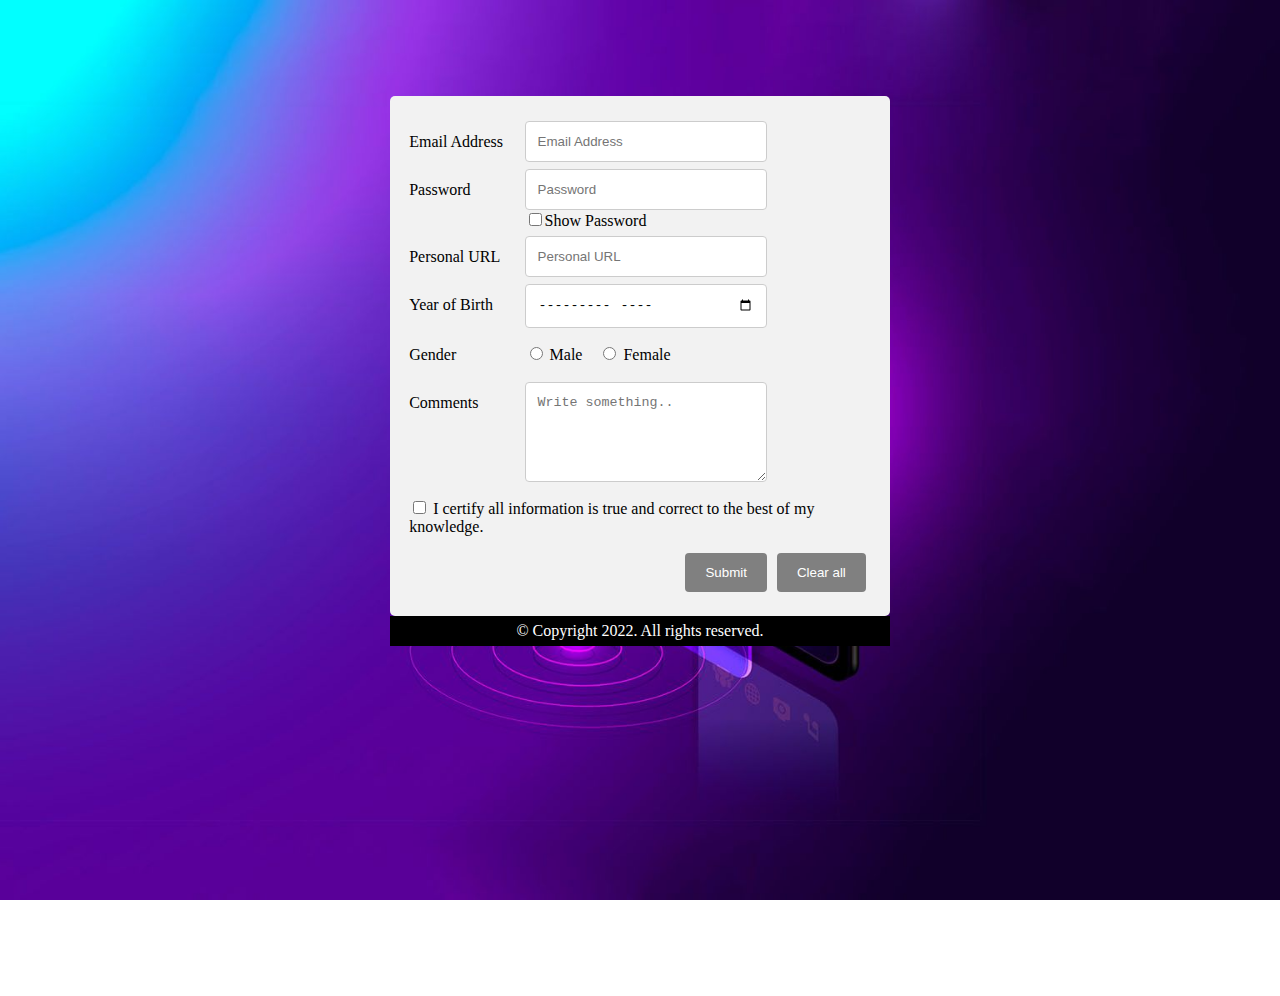
<file: register.html>
<!DOCTYPE html>
<html>

<head>
    <meta charset='utf-8'>
    <meta http-equiv='X-UA-Compatible' content='IE=edge'>
    <title>Registration</title>
    <meta name='viewport' content='width=device-width, initial-scale=1'>
    <link rel='stylesheet' type='text/css' media='screen' href='./css/register.css'>
    <script src="scripts/auth.js" defer></script>
</head>

<body>
    <div id="container">
        <div id="reg-container">
            <form action="index.html" id="regForm">
                <div class="row">
                    <div class="col-25">
                        <label for="email">Email Address</label>
                    </div>
                    <div class="col-75">
                        <input autocorrect="off" type="email" id="email" name="email" placeholder="Email Address" required>
                    </div>
                </div>
                <div class="row">
                    <div class="col-25">
                        <label for="password">Password</label>
                    </div>
                    <div class="col-75">
                        <input type="password" id="password" name="password" placeholder="Password" required minlength="6">
                    </div>
                    <input type="checkbox" onclick="showPassword()">Show Password
                </div>
                <div class="row">
                    <div class="col-25">
                        <label for="url">Personal URL</label>
                    </div>
                    <div class="col-75">
                        <input autocorrect="off" type="url" id="url" name="url" placeholder="Personal URL" required>
                    </div>
                </div>
                <div class="row">
                    <div class="col-25">
                        <label for="birth">Year of Birth</label>
                    </div>
                    <div class="col-75">
                        <input type="month" id="birth" name="birth" required>
                    </div>
                </div>
                <div class="row">
                    <div class="col-25">
                        <label for="country">Gender</label>
                    </div>
                    <div class="col-75">
                        <input type="radio" id="male" name="gender" value="male" required>
                        <label for="male">Male</label>
                        <input type="radio" id="female" name="gender" value="female" required>
                        <label for="female">Female</label>
                    </div>
                </div>
                <div class="row">
                    <div class="col-25">
                        <label for="comments">Comments</label>
                    </div>
                    <div class="col-75 ">
                        <textarea id="comments" name="comments" placeholder="Write something.."></textarea>
                    </div>
                </div>
                <div class="row">
                    <label for="confirm">
                        <input type="checkbox" value="Submit" id="confirm" required>
                        I certify all information is true and correct to the best of my knowledge.
                    </label>
                    <input type="reset" value="Clear all" onclick="stringToHash()">
                    <input type="submit" value="Submit" onclick="register()">
                </div>
            </form>
        </div>
        <footer class="footer-container">
            <p>&copy; Copyright 2022. All rights reserved.</p>
        </footer>
    </div>
    </div>
</body>

</html>
</file>
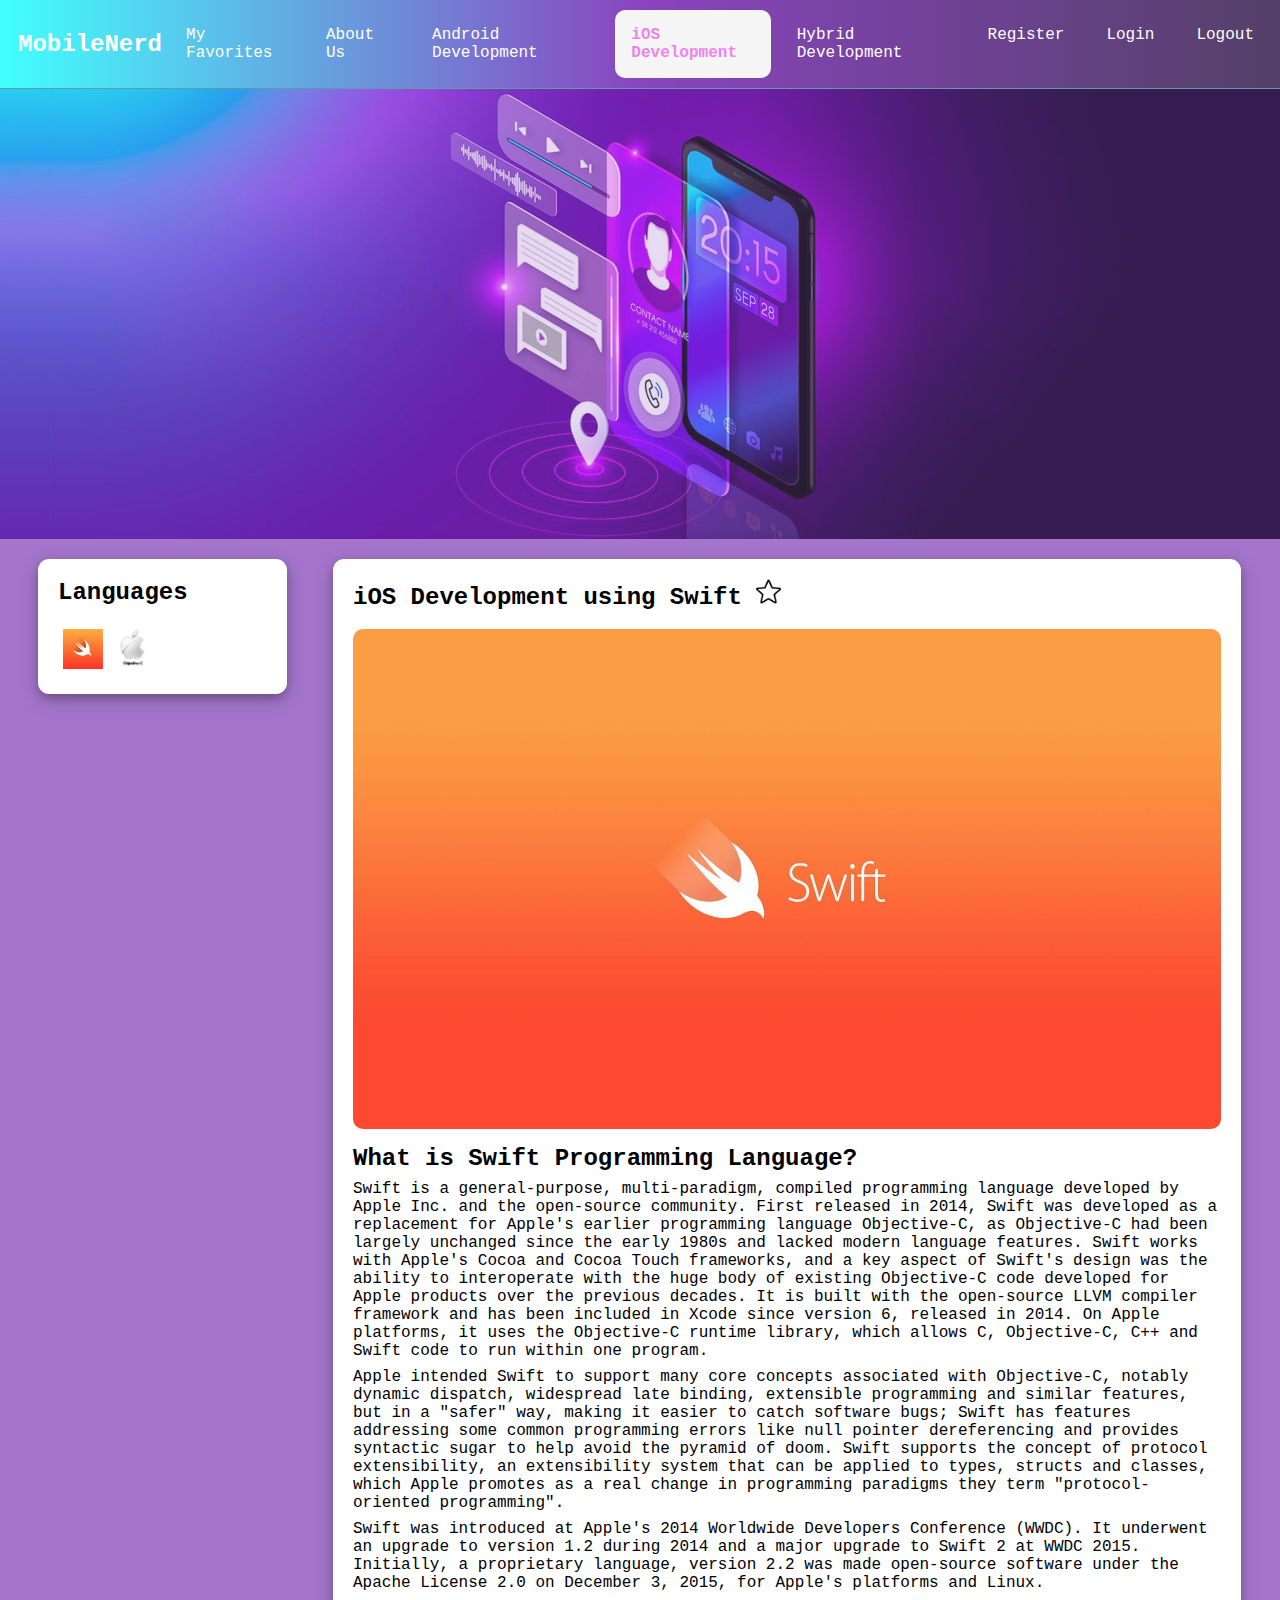
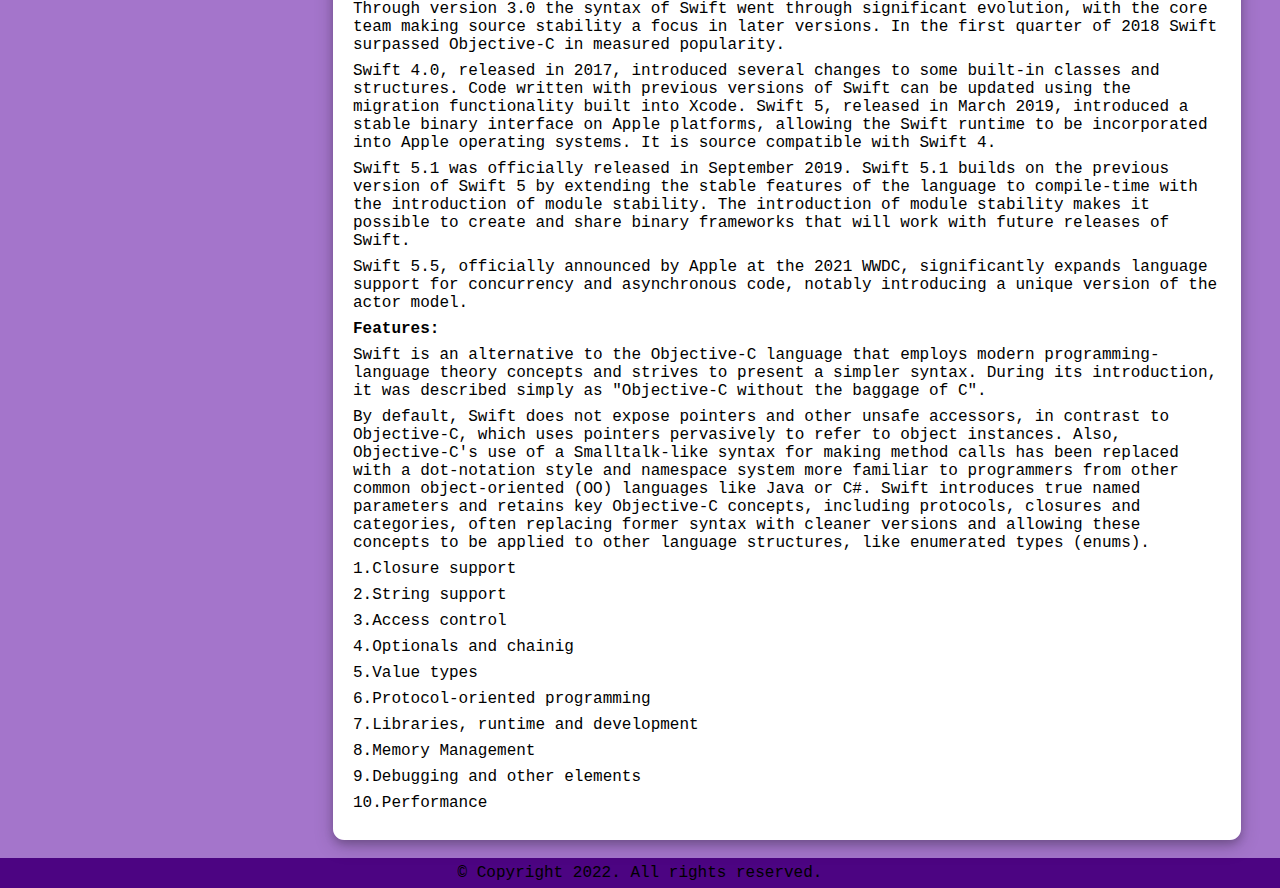
<file: swift.html>
<!DOCTYPE html>
<html lang="en">
  <head>
    <meta charset="UTF-8" />
    <meta http-equiv="X-UA-Compatible" content="IE=edge" />
    <meta name="viewport" content="width=device-width, initial-scale=1.0" />
    <link rel="stylesheet" href="css/shared.css" />
    <link rel="stylesheet" href="css/swift.css" />
    <script src="./scripts/shared.js" defer></script>
    <title>Swift</title>
  </head>

  <body onload="getFav()">
    <header class="main-header">
      <nav class="navigation-bar">
        <div class="logo"><a href="./index.html">MobileNerd</a></div>
        <a href="#" class="toggle-button">
          <span></span>
          <span></span>
          <span></span>
        </a>
        <div class="navigation-links">
          <ul>
            <li><a href="index.html">My Favorites</a></li>
            <li><a href="about.html">About Us</a></li>
            <li><a href="androidDevelopment.html">Android Development</a></li>
            <li><a href="ios.html" id="current">iOS Development</a></li>
            <li><a href="hybrid.html">Hybrid Development</a></li>
            <li><a href="register.html">Register</a></li>
            <li><a href="login.html">Login</a></li>
            <li><a onclick="logout()">Logout</a></li>
          </ul>
        </div>
      </nav>
      <div class="portfolio-header-image"></div>
    </header>
    <main>
      <div class="row">
        <div class="leftcolumn">
          <div class="card">
            <div class="row">
              <h2>Languages</h2>
              <br />
              <div class="column" style="height: 50px; width: 50px">
                <a href="swift.html"> <img src="images/swift-logo.png" /></a>
              </div>

              <div class="column" style="height: 50px; width: 50px">
                <a href="objc.html"> <img src="images/obj-c.png" /></a>
              </div>
            </div>
          </div>
        </div>
        <div class="rightcolumn">
          <div class="card">
            <h2>iOS Development using Swift
              <a id="myFavBtn" onclick="editFav()">
                <img id="favIcon" src="images/un_star.png"/>
              </a>
            </h2>
            <br />

            <aside></aside>

            <h2>What is Swift Programming Language?</h2>
            <p>
              Swift is a general-purpose, multi-paradigm, compiled programming
              language developed by Apple Inc. and the open-source community.
              First released in 2014, Swift was developed as a replacement for
              Apple's earlier programming language Objective-C, as Objective-C
              had been largely unchanged since the early 1980s and lacked modern
              language features. Swift works with Apple's Cocoa and Cocoa Touch
              frameworks, and a key aspect of Swift's design was the ability to
              interoperate with the huge body of existing Objective-C code
              developed for Apple products over the previous decades. It is
              built with the open-source LLVM compiler framework and has been
              included in Xcode since version 6, released in 2014. On Apple
              platforms, it uses the Objective-C runtime library, which allows
              C, Objective-C, C++ and Swift code to run within one program.
            </p>

            <p>
              Apple intended Swift to support many core concepts associated with
              Objective-C, notably dynamic dispatch, widespread late binding,
              extensible programming and similar features, but in a "safer" way,
              making it easier to catch software bugs; Swift has features
              addressing some common programming errors like null pointer
              dereferencing and provides syntactic sugar to help avoid the
              pyramid of doom. Swift supports the concept of protocol
              extensibility, an extensibility system that can be applied to
              types, structs and classes, which Apple promotes as a real change
              in programming paradigms they term "protocol-oriented
              programming".
            </p>
            <p>
              Swift was introduced at Apple's 2014 Worldwide Developers
              Conference (WWDC). It underwent an upgrade to version 1.2 during
              2014 and a major upgrade to Swift 2 at WWDC 2015. Initially, a
              proprietary language, version 2.2 was made open-source software
              under the Apache License 2.0 on December 3, 2015, for Apple's
              platforms and Linux.
            </p>

            <p>
              Through version 3.0 the syntax of Swift went through significant
              evolution, with the core team making source stability a focus in
              later versions. In the first quarter of 2018 Swift surpassed
              Objective-C in measured popularity.
            </p>

            <p>
              Swift 4.0, released in 2017, introduced several changes to some
              built-in classes and structures. Code written with previous
              versions of Swift can be updated using the migration functionality
              built into Xcode. Swift 5, released in March 2019, introduced a
              stable binary interface on Apple platforms, allowing the Swift
              runtime to be incorporated into Apple operating systems. It is
              source compatible with Swift 4.
            </p>

            <p>
              Swift 5.1 was officially released in September 2019. Swift 5.1
              builds on the previous version of Swift 5 by extending the stable
              features of the language to compile-time with the introduction of
              module stability. The introduction of module stability makes it
              possible to create and share binary frameworks that will work with
              future releases of Swift.
            </p>

            <p>
              Swift 5.5, officially announced by Apple at the 2021 WWDC,
              significantly expands language support for concurrency and
              asynchronous code, notably introducing a unique version of the
              actor model.
            </p>

            <strong>Features:</strong>
            <p>
              Swift is an alternative to the Objective-C language that employs
              modern programming-language theory concepts and strives to present
              a simpler syntax. During its introduction, it was described simply
              as "Objective-C without the baggage of C".
            </p>

            <p>
              By default, Swift does not expose pointers and other unsafe
              accessors, in contrast to Objective-C, which uses pointers
              pervasively to refer to object instances. Also, Objective-C's use
              of a Smalltalk-like syntax for making method calls has been
              replaced with a dot-notation style and namespace system more
              familiar to programmers from other common object-oriented (OO)
              languages like Java or C#. Swift introduces true named parameters
              and retains key Objective-C concepts, including protocols,
              closures and categories, often replacing former syntax with
              cleaner versions and allowing these concepts to be applied to
              other language structures, like enumerated types (enums).
            </p>
            <p>1.Closure support</p>
            <p>2.String support</p>
            <p>3.Access control</p>
            <p>4.Optionals and chainig</p>
            <p>5.Value types</p>
            <p>6.Protocol-oriented programming</p>
            <p>7.Libraries, runtime and development</p>
            <p>8.Memory Management</p>
            <p>9.Debugging and other elements</p>
            <p>10.Performance</p>
          </div>
        </div>
      </div>
    </main>
    <br />
    <footer class="footer-container">
      <p>&copy; Copyright 2022. All rights reserved.</p>
    </footer>
  </body>
</html>
</file>
<file: css/shared.css>
* {
  margin: 0;
  padding: 0;
  box-sizing: border-box;
}

body {
  font-family: "Courier New", Courier, monospace;
}

.navigation-bar {
  display: flex;
  position: relative;
  justify-content: space-between;
  align-items: center;
  background-color: rgb(151, 112, 183);
  background-image: linear-gradient(
    to right,
    rgb(66, 255, 255),
    rgb(138, 68, 191),
    rgb(83, 64, 104)
  );
  color: white;
  padding: 10px;
  border-bottom: 1px solid cadetblue;
}

.logo {
  font-size: 1.5rem;
  margin: 0.5rem;
  font-weight: bold;
}

.logo a {
  text-decoration: none;
  color: white;
}

.logo a:hover {
  color: violet;
}

.navigation-links {
  height: 100%;
}

.navigation-links ul {
  display: flex;
}

.navigation-links ul li {
  list-style-type: none;
  border-radius: 10px;
  margin-right: 10px;
}

.navigation-links ul li:last-child {
  margin-right: 0px;
}

.navigation-links ul li:hover {
  background-color: whitesmoke;
}

.navigation-links ul li a {
  display: block;
  text-decoration: none;
  color: white;
  padding: 1rem;
}

.navigation-links ul li a:hover {
  font-weight: bold;
  color: violet;
}

.navigation-links li:hover {
  background-color: #555;
}

.toggle-button {
  position: absolute;
  top: 1.3rem;
  right: 1rem;
  display: none;
  flex-direction: column;
  justify-content: space-between;
  width: 30px;
  height: 21px;
}

.toggle-button span {
  height: 3px;
  width: 100%;
  background-color: white;
  border-radius: 10px;
}

.portfolio-header-image {
  background: url(../images/header-image.jpeg);
  width: 100%;
  height: 50vh;
  background-position: center;
  background-repeat: no-repeat;
  background-size: cover;
  opacity: 0.75;
}

.header {
  display: flex;
}

.header a {
  margin-left: 0.5em;
}

.footer-container {
  display: flex;
  justify-content: center;
  align-items: center;
  height: 30px;
  background-color: rgb(76, 4, 130);
  color: white;
}

@media (max-width: 820px) {
  .navigation-bar {
    flex-direction: column;
    align-items: flex-start;
    position: fixed;
    top: 0;
    left: 0;
    right: 0;
    z-index: 99;
  }

  .toggle-button {
    display: flex;
  }

  .navigation-links {
    display: none;
    width: 100%;
  }

  .navigation-links ul {
    width: 100%;
    flex-direction: column;
  }

  .navigation-links ul li {
    text-align: center;
    margin-right: 0px;
    margin-bottom: 5px;
  }

  .navigation-links ul li:last-child {
    margin-right: 0px;
    margin-bottom: 0px;
  }

  .navigation-links ul li a {
    padding: 0.5rem 1rem;
  }

  .navigation-links.active {
    display: flex;
  }

  .portfolio-header-image {
    margin-top: 3em;
    height: 100vh;
    /* display: none; */
  }

  main {
    display: block;
  }

  .container {
    display: block;
  }

  .blog {
    width: 100%;
  }

  .blog .imageContainer {
    text-align: center;
  }

  .aside {
    width: 100%;
  }
}
</file>
<file: css/fav.css>
main {
  padding: 2em;
  background-color: rgb(142, 107, 219);
  display: flex;
}

section {
  background-color: #fff;
  padding: 1em;
  border-radius: 1em;
  width: 60%;
  height: 40vh;
}

.container {
  margin-top: 1em;
}

#favBlogContainer ul {
  padding: 1em;
}

#favBlogContainer ul li {
  padding-top: 1em;
}


#favBlogContainer ul li a{
  word-wrap: break-word;
}

@media (max-width: 820px) {
  main {
    display: block;
  }

  .container {
    display: block;
  }

  section {
    width: 100%;
  }
}
</file>
<file: css/about.css>
.main-container {
  display: flex;
  width: 100%;
  background-color: rgb(142, 107, 219);
  padding: 1rem;
}

.card-container {
  display: flex;
  justify-content: center;
  align-items: center;
  background: #ded8ed;
  background: -webkit-linear-gradient(right, #ded8ed, #ded4e3);
  background: -moz-linear-gradient(right, #ded8ed, #ded4e3);
  background: linear-gradient(to left, #ded8ed, #ded4e3);
  border-radius: 0.7rem;
  width: 70%;
}

.main-container aside {
  width: 30%;
  margin-right: 1rem;
}

.image-container {
  border-right: 1px solid violet;
  margin-right: 1rem;
}

.image-container img {
  width: 100%;
  height: 100%;
}
aside {
  width: 50%;
  height: 100%;
  padding-right: 20px;
  float: right;
  border-radius: 10px;
}

.card-container:last-child {
  flex-direction: column;
  padding: 1rem;
  margin-left: 1rem;
  height: 100%;
  justify-content: start;
  width: 100%;
}

.googlemap {
  margin-top: 20px;
  width: 100%;
  height: 350px;
  border: 0;
  border-radius: 10px;
}

tr td:first-child {
  padding-right: 20px;
}
tr td {
  padding-top: 20px;
}

.email-link {
  color: violet;
}

.email-link:hover {
  font-weight: bold;
}

.content-container h1 span {
  color: violet;
}

.content-container p span {
  color: violet;
}

@media (max-width: 820px) {
  .main-container {
    flex-direction: column;
    justify-content: center;
    align-items: center;
  }

  .card-container {
    width: 100%;
  }

  .card-container:first-child {
    flex-direction: column;
    margin-bottom: 1rem;
  }

  .content-container {
    text-align: center;
    padding: 0.8rem;
  }

  .image-container {
    border: none;
    width: 100%;
    margin-right: 0px;
  }

  .main-container aside {
    width: 100%;
    margin-left: 0px;
    margin-right: 0px;
    padding-right: 0px;
  }

  .card-container:last-child {
    margin-left: 0px;
    margin-bottom: 0px;
  }
}
</file>
<file: css/android.css>
* {
    box-sizing: border-box;
  }
  body {
    font-family: "Courier New", Courier, monospace;
    background: rgb(151, 112, 183);
  }

  img {
    max-width: 100%;
    max-height: 100%;
    object-fit: contain;
    margin: auto;
  }

  
 
  
  
  /* Left column */
  .leftcolumn {   
    float: left;
    width: 75%;
    
  }
  
  /* Right column */
  .rightcolumn {
    float: right;
    width: 25%;
    padding-right: 20px;
    
  }
aside{
    width: 50%;
    height: 200px;
    padding-right: 20px;
    float: right;
    border-radius: 10px;
    background: url(../images/android.jpeg);
    background-size: cover;
    background-repeat: no-repeat;
    background-position: center;
    margin-bottom: 1rem;
}

.iframe-container {
    position: relative;
    width: 100%;
    padding-bottom: 56.25%;
    height: 0;
  }
  .iframe-container iframe{
      position: absolute;
      top: 0;
      left: 0;
      width: 100%;
      height: 100%;
  }
  
  
  /* Fake image */
  .fakeimg {
    background-color: rgb(255, 255, 255);
    box-shadow: 0 4px 8px 0 rgba(0, 0, 0, 0.2), 0 6px 20px 0 rgba(0, 0, 0, 0.19)
  }
   

  

  .card {
     
    background: #DED8ED;
    background: -webkit-linear-gradient(right, #DED8ED, #DED4E3);
    background: -moz-linear-gradient(right, #DED8ED, #DED4E3);
    background: linear-gradient(to left, #DED8ED, #DED4E3);
    padding: 20px;
    margin-top: 20px;
    box-shadow: 0 4px 8px 0 rgba(0, 0, 0, 0.2), 0 6px 20px 0 rgba(0, 0, 0, 0.19);
    border-radius: 0.3cm;
     
  }
  
  /* Clear floats after the columns */
  .row:after {
    content: "";
    display: table;
    clear: both;
  }
  .card:first-child{
    margin-left: 13px;
  }
  .card:nth-child(2){
    margin-right: 13px;
    margin-left: 10px;
  }
  .card:nth-child(1){
    margin-right: 13px;
  }

  #favIcon {
    width: 25px;
    height: 25px;
  }
  

 
  .column {
    float: left;
    width: 33.33%;
    padding: 5px;
  }
  
  /* Clearfix (clear floats) */
  .row::after {
    content: "";
    clear: both;
    display: table;
  }
  .text {
    font-size: 20px;
    padding-left: 20px;
    font-weight:bold;
  }
  .image{
    float: left;
  }
  h5,h2,p{
      color: rgb(0, 0, 0);
  }
  * {
    margin: 0;
    padding: 0;
    box-sizing: border-box;
  }
  .textfooter{
    color: rgb(255, 255, 255);
  }
  
  .navigation-bar {
    display: flex;
    position: relative;
    justify-content: space-between;
    align-items: center;
    background-color: rgb(151, 112, 183);
    color: white;
    padding: 10px;
    border-bottom: 1px solid cadetblue;
  }
  
  .logo {
    font-size: 1.5rem;
    margin: 0.5rem;
    font-weight: bold;
  }
  
  .logo a {
    text-decoration: none;
    color: white;
  }
  
  .logo a:hover {
    color: violet;
  }
  
  .navigation-links {
    height: 100%;
  }
  
  .navigation-links ul {
    display: flex;
  }
  
  .navigation-links ul li {
    list-style-type: none;
    border-radius: 10px;
  }
  
  .navigation-links ul li:hover {
    background-color: whitesmoke;
  }
  
  .navigation-links ul li a {
    display: block;
    text-decoration: none;
    color: white;
    padding: 1rem;
  }
  
  .navigation-links ul li a:hover {
    font-weight: bold;
    color: violet;
  }
  
  .navigation-links li:hover {
    background-color: #555;
  }
  
  .toggle-button {
    position: absolute;
    top: 1rem;
    right: 1rem;
    display: none;
    flex-direction: column;
    justify-content: space-between;
    width: 30px;
    height: 21px;
  }
  
  .toggle-button span {
    height: 3px;
    width: 100%;
    background-color: white;
    border-radius: 10px;
  }
  
  .portfolio-header-image {
    background: url(../images/header-image.jpeg);
    width: 100%;
    height: 50vh;
    background-position: center;
    background-repeat: no-repeat;
    background-size: cover;
    opacity: 0.75;
  }
  .footer-container {
    display: flex;
    justify-content: center;
    align-items: center;
    height: 30px;
    background-color: rgb(76, 4, 130);
    color: white;
  }
  
  @media (max-width: 820px) {
    .navigation-bar {
      flex-direction: column;
      align-items: flex-start;
      position: fixed;
      top: 0;
      left: 0;
      right: 0;
      z-index: 99;
    }
    aside{
      width: 100%;
      border-radius: 10px;
    }
  
    .toggle-button {
      display: flex;
    }
  
    .navigation-links {
      display: none;
      width: 100%;
    }
  
    .navigation-links ul {
      width: 100%;
      flex-direction: column;
    }
  
    .navigation-links ul li {
      text-align: center;
    }
  
    .navigation-links ul li a {
      padding: 0.5rem 1rem;
    }
  
    .navigation-links.active {
      display: flex;
    }
  
    .portfolio-header-image {
      /* height: 100vh; */
    }
  }
  @media screen and (max-width: 800px) {
    .leftcolumn,.rightcolumn {   
         width: 100%;
         padding: 0;
       }
     }
</file>
<file: css/hybrid.css>
main {
  padding: 2em;
  background-color: rgb(142, 107, 219);
  display: flex;
}

section {
  background-color: #fff;
  padding: 1em;
  border-radius: 1em;
  width: 60%;
}

aside {
  width: 40%;
  background-color: #fff;
  padding: 1em;
  border-radius: 1em;
  margin-left: 5em;
  height: 5em;
}

.container {
  margin-top: 1em;
}

.blog img {
  border-radius: 1em;
  max-width: 90%;
}
.blog > p {
  margin-top: 0.5em;
  margin-bottom: 0.5em;
  word-break: keep-all;
}

.blog ul li {
  margin: 1em 0 1em 2em;
}

aside h3 {
  margin-bottom: 0.5em;
}

aside ul li {
  margin-bottom: 0.5em;
  margin-left: 1em;
}

#favIcon {
  width: 25px;
  height: 25px;
}

@media (max-width: 820px) {
  main {
    display: block;
  }

  .container {
    display: block;
  }

  section {
    width: 100%;
  }

  section .imageContainer {
    text-align: center;
  }

  aside {
    width: 100%;
    margin-left: 0em;
    margin-top: 2em;
  }
}
</file>
<file: css/ios.css>
* {
  box-sizing: border-box;
}
body {
  font-family: "Courier New", Courier, monospace;
  background: rgb(164, 117, 203);
}

img {
  max-width: 100%;
  max-height: 100%;
  object-fit: contain;
  margin: auto;
}

/* Left column */
.leftcolumn {
  float: left;
  width: 25%;
  padding-right: 20px;
  padding-left: 25px;
}

/* Right column */
.rightcolumn {
  float: left;
  width: 73%;
}
aside {
  width: 100%;
  height: 500px;
  padding-right: 20px;
  float: right;
  border-radius: 10px;
  background: url(../images/ios-app-development.jpeg);
  background-size: cover;
  background-repeat: no-repeat;
  background-position: center;
  margin-bottom: 1rem;
}
/* Fake image */
.fakeimg {
  background-color: rgb(255, 255, 255);
  box-shadow: 0 4px 8px 0 rgba(0, 0, 0, 0.2), 0 6px 20px 0 rgba(0, 0, 0, 0.19);
}

.card {
  background: #ded8ed;
  background: -webkit-linear-gradient(right, #ded8ed, #ded4e3);
  background: -moz-linear-gradient(right, #ded8ed, #ded4e3);
  background: linear-gradient(to left, #ffffff, #ffffff);
  padding: 20px;
  margin-top: 20px;
  box-shadow: 0 4px 8px 0 rgba(0, 0, 0, 0.2), 0 6px 20px 0 rgba(0, 0, 0, 0.19);
  border-radius: 0.3cm;
}

#favIcon {
  width: 25px;
  height: 25px;
}

/* Clear floats after the columns */
.row:after {
  content: "";
  display: table;
  clear: both;
}
.card:first-child {
  margin-left: 13px;
}
.card:nth-child(2) {
  margin-right: 13px;
  margin-left: 10px;
}
.card:nth-child(1) {
  margin-right: 13px;
}
.card > p {
  margin-top: 0.5em;
  margin-bottom: 0.5em;
}

.column {
  float: left;
  width: 33.33%;
  padding: 5px;
}

/* Clearfix (clear floats) */
.row::after {
  content: "";
  clear: both;
  display: table;
}
.text {
  font-size: 20px;
  padding-left: 20px;
  font-weight: bold;
}
.image {
  float: left;
}
h5,
h2 {
  color: rgb(0, 0, 0);
}
* {
  margin: 0;
  padding: 0;
  box-sizing: border-box;
}

.navigation-bar {
  display: flex;
  position: relative;
  justify-content: space-between;
  align-items: center;
  background-color: rgb(151, 112, 183);
  color: white;
  padding: 10px;
  border-bottom: 1px solid cadetblue;
}

.logo {
  font-size: 1.5rem;
  margin: 0.5rem;
  font-weight: bold;
}

.logo a {
  text-decoration: none;
  color: white;
}

.logo a:hover {
  color: violet;
}

.navigation-links {
  height: 100%;
}

.navigation-links ul {
  display: flex;
}

.navigation-links ul li {
  list-style-type: none;
  border-radius: 10px;
}

.navigation-links ul li:hover {
  background-color: whitesmoke;
}

.navigation-links ul li a {
  display: block;
  text-decoration: none;
  color: white;
  padding: 1rem;
}

.navigation-links ul li a:hover {
  font-weight: bold;
  color: violet;
}

.navigation-links li:hover {
  background-color: #555;
}

.toggle-button {
  position: absolute;
  top: 1rem;
  right: 1rem;
  display: none;
  flex-direction: column;
  justify-content: space-between;
  width: 30px;
  height: 21px;
}

.toggle-button span {
  height: 3px;
  width: 100%;
  background-color: white;
  border-radius: 10px;
}

.portfolio-header-image {
  background: url(../images/header-image.jpeg);
  width: 100%;
  height: 50vh;
  background-position: center;
  background-repeat: no-repeat;
  background-size: cover;
  opacity: 0.75;
}

.footer-container {
  display: flex;
  justify-content: center;
  align-items: center;
  height: 30px;
  background-color: rgb(76, 4, 130);
  color: white;
}

@media (max-width: 820px) {
  .navigation-bar {
    flex-direction: column;
    align-items: flex-start;
    position: fixed;
    top: 0;
    left: 0;
    right: 0;
    z-index: 99;
  }
  aside {
    width: 100%;
    border-radius: 10px;
  }

  .toggle-button {
    display: flex;
  }

  .navigation-links {
    display: none;
    width: 100%;
  }

  .navigation-links ul {
    width: 100%;
    flex-direction: column;
  }

  .navigation-links ul li {
    text-align: center;
  }

  .navigation-links ul li a {
    padding: 0.5rem 1rem;
  }

  .navigation-links.active {
    display: flex;
  }

  .portfolio-header-image {
    height: 100vh;
  }
}
@media screen and (max-width: 800px) {
  .leftcolumn,
  .rightcolumn {
    width: 100%;
    padding: 0;
  }
}
</file>
<file: css/java.css>
* {
    box-sizing: border-box;
  }
  body {
    font-family: "Courier New", Courier, monospace;
    background: rgb(151, 112, 183);
  }

  img {
    max-width: 100%;
    max-height: 100%;
    object-fit: contain;
    margin: auto;
  }

  
 
  
  
 /* Left column */
 .leftcolumn {   
  float: left;
  width: 75%;
  
  
}

/* Right column */
.rightcolumn {
  float: right;
  width: 25%;
  padding-right: 5px;
}
aside{
  width: 50%;
  padding-right: 20px;
  height: 200px;
  border-radius: 10px;
  background: url(../images/javaandroid.jpeg);
  background-size: cover;
  background-repeat: no-repeat;
  background-position: center;
  margin-bottom: 1rem;
  float: right;
}


.iframe-container {
    position: relative;
    width: 100%;
    padding-bottom: 56.25%;
    height: 0;
  }
  .iframe-container iframe{
      position: absolute;
      top: 0;
      left: 0;
      width: 100%;
      height: 100%;
  }
  
  
  /* Fake image */
  .fakeimg {
    background-color: rgb(255, 255, 255);
    box-shadow: 0 4px 8px 0 rgba(0, 0, 0, 0.2), 0 6px 20px 0 rgba(0, 0, 0, 0.19)
  }
   

  

  .card {
    background: #DED8ED;
    background: -webkit-linear-gradient(right, #DED8ED, #DED4E3);
    background: -moz-linear-gradient(right, #DED8ED, #DED4E3);
    background: linear-gradient(to left, #DED8ED, #DED4E3);
    padding: 20px;
    margin-top: 20px;
    box-shadow: 0 4px 8px 0 rgba(0, 0, 0, 0.2), 0 6px 20px 0 rgba(0, 0, 0, 0.19);
    border-radius: 0.3cm;
     
  }
  
  /* Clear floats after the columns */
  .row:after {
    content: "";
    display: table;
    clear: both;
  }
  #favIcon {
    width: 25px;
    height: 25px;
  }

  .column {
    float: left;
    width: 33.33%;
    padding: 5px;
  }
  
  /* Clearfix (clear floats) */
  .row::after {
    content: "";
    clear: both;
    display: table;
  }
  .card:first-child{
    margin-left: 13px;
  }
  .card:nth-child(2){
    margin-right: 13px;
    margin-left: 10px;
  }
  .card:nth-child(1){
    margin-right: 13px;
  }
  .text {
    font-size: 20px;
    padding-left: 20px;
    font-weight:bold;
  }
  .image{
    float: left;
  }
  h5,h2{
      color: rgb(0, 0, 0);
  }
  p{
      padding: 5px;
      color: rgb(0, 0, 0);
  }
.textfooter{
    color: rgb(255, 255, 255);
  }


 
@media screen and (max-width: 800px) {
  .leftcolumn,.rightcolumn {   
       width: 100%;
       padding: 0;
     }
   }  

   * {
    margin: 0;
    padding: 0;
    box-sizing: border-box;
  }
  
  
  .navigation-bar {
    display: flex;
    position: relative;
    justify-content: space-between;
    align-items: center;
    background-color: rgb(151, 112, 183);
    color: white;
    padding: 10px;
    border-bottom: 1px solid cadetblue;
  }
  
  .logo {
    font-size: 1.5rem;
    margin: 0.5rem;
    font-weight: bold;
  }
  
  .logo a {
    text-decoration: none;
    color: white;
  }
  
  .logo a:hover {
    color: violet;
  }
  
  .navigation-links {
    height: 100%;
  }
  
  .navigation-links ul {
    display: flex;
  }
  
  .navigation-links ul li {
    list-style-type: none;
    border-radius: 10px;
  }
  
  .navigation-links ul li:hover {
    background-color: whitesmoke;
  }
  
  .navigation-links ul li a {
    display: block;
    text-decoration: none;
    color: white;
    padding: 1rem;
  }
  
  .navigation-links ul li a:hover {
    font-weight: bold;
    color: violet;
  }
  
  .navigation-links li:hover {
    background-color: #555;
  }
  
  .toggle-button {
    position: absolute;
    top: 1rem;
    right: 1rem;
    display: none;
    flex-direction: column;
    justify-content: space-between;
    width: 30px;
    height: 21px;
  }
  
  .toggle-button span {
    height: 3px;
    width: 100%;
    background-color: white;
    border-radius: 10px;
  }
  
  .portfolio-header-image {
    background: url(../images/header-image.jpeg);
    width: 100%;
    height: 50vh;
    background-position: center;
    background-repeat: no-repeat;
    background-size: cover;
    opacity: 0.75;
  }
  
  .footer-container {
    display: flex;
    justify-content: center;
    align-items: center;
    height: 30px;
    background-color: rgb(76, 4, 130);
    color: white;
    
  }
  
  @media (max-width: 820px) {
    .navigation-bar {
      flex-direction: column;
      align-items: flex-start;
      position: fixed;
      top: 0;
      left: 0;
      right: 0;
      z-index: 99;
    }
    aside{
      width: 100%;
      border-radius: 10px;
    }
  
    .toggle-button {
      display: flex;
    }
  
    .navigation-links {
      display: none;
      width: 100%;
    }
  
    .navigation-links ul {
      width: 100%;
      flex-direction: column;
    }
  
    .navigation-links ul li {
      text-align: center;
    }
  
    .navigation-links ul li a {
      padding: 0.5rem 1rem;
    }
  
    .navigation-links.active {
      display: flex;
    }
  
    .portfolio-header-image {
      height: 100vh;
    }
  }
</file>
<file: css/kotlin.css>
* {
    box-sizing: border-box;
  }
  body {
    font-family: "Courier New", Courier, monospace;
    background: rgb(151, 112, 183);
  }

  img {
    max-width: 100%;
    max-height: 100%;
    object-fit: contain;
    margin: auto;
  }

  
 
  
  
   /* Left column */
   .leftcolumn {   
    float: left;
    width: 75%;
    
  }
  
  /* Right column */
  .rightcolumn {
    float: right;
    width: 25%;
    padding-right: 5px;    
  }
  aside{
    width: 50%;
    padding-right: 20px;
    height: 200px;
    border-radius: 10px;
    background: url(../images/kotlinandroid.jpeg);
    background-size: cover;
    background-repeat: no-repeat;
    background-position: center;
    margin-bottom: 1rem;
    float: right;
  }


.iframe-container {
    position: relative;
    width: 100%;
    padding-bottom: 56.25%;
    height: 0;
  }
  .iframe-container iframe{
      position: absolute;
      top: 0;
      left: 0;
      width: 100%;
      height: 100%;
  }
  
  
  /* Fake image */
  .fakeimg {
    background-color: rgb(255, 255, 255);
    box-shadow: 0 4px 8px 0 rgba(0, 0, 0, 0.2), 0 6px 20px 0 rgba(0, 0, 0, 0.19)
  }
   

  

  .card {
    background: #DED8ED;
    background: -webkit-linear-gradient(right, #DED8ED, #DED4E3);
    background: -moz-linear-gradient(right, #DED8ED, #DED4E3);
    background: linear-gradient(to left, #DED8ED, #DED4E3);
    padding: 20px;
    margin-top: 20px;
    box-shadow: 0 4px 8px 0 rgba(0, 0, 0, 0.2), 0 6px 20px 0 rgba(0, 0, 0, 0.19);
    border-radius: 0.3cm;
     
  }
  
  /* Clear floats after the columns */
  .row:after {
    content: "";
    display: table;
    clear: both;
  }  
  #favIcon {
    width: 25px;
    height: 25px;
  }
 
  .column {
    float: left;
    width: 33.33%;
    padding: 5px;
  }
  
  /* Clearfix (clear floats) */
  .row::after {
    content: "";
    clear: both;
    display: table;
  }
  .card:first-child{
    margin-left: 13px;
  }
  .card:nth-child(2){
    margin-right: 13px;
    margin-left: 10px;
  }
  .card:nth-child(1){
    margin-right: 13px;
  }
  .text {
    font-size: 20px;
    padding-left: 20px;
    font-weight:bold;
  }
  .image{
    float: left;
  }
  h5,h2{
      color: rgb(0, 0, 0);
  }
  p{
      padding: 5px;
      color: rgb(0, 0, 0);
  }
  .textfooter{
    color: rgb(255, 255, 255);
  }

 
@media screen and (max-width: 800px) {
  .leftcolumn,.rightcolumn {   
       width: 100%;
       padding: 0;
     }
   }  

   * {
    margin: 0;
    padding: 0;
    box-sizing: border-box;
  }
  
  
  .navigation-bar {
    display: flex;
    position: relative;
    justify-content: space-between;
    align-items: center;
    background-color: rgb(151, 112, 183);
    color: white;
    padding: 10px;
    border-bottom: 1px solid cadetblue;
  }
  
  .logo {
    font-size: 1.5rem;
    margin: 0.5rem;
    font-weight: bold;
  }
  
  .logo a {
    text-decoration: none;
    color: white;
  }
  
  .logo a:hover {
    color: violet;
  }
  
  .navigation-links {
    height: 100%;
  }
  
  .navigation-links ul {
    display: flex;
  }
  
  .navigation-links ul li {
    list-style-type: none;
    border-radius: 10px;
  }
  
  .navigation-links ul li:hover {
    background-color: whitesmoke;
  }
  
  .navigation-links ul li a {
    display: block;
    text-decoration: none;
    color: white;
    padding: 1rem;
  }
  
  .navigation-links ul li a:hover {
    font-weight: bold;
    color: violet;
  }
  
  .navigation-links li:hover {
    background-color: #555;
  }
  
  .toggle-button {
    position: absolute;
    top: 1rem;
    right: 1rem;
    display: none;
    flex-direction: column;
    justify-content: space-between;
    width: 30px;
    height: 21px;
  }
  
  .toggle-button span {
    height: 3px;
    width: 100%;
    background-color: white;
    border-radius: 10px;
  }
  
  .portfolio-header-image {
    background: url(../images/header-image.jpeg);
    width: 100%;
    height: 50vh;
    background-position: center;
    background-repeat: no-repeat;
    background-size: cover;
    opacity: 0.75;
  }
  
  .footer-container {
    display: flex;
    justify-content: center;
    align-items: center;
    height: 30px;
    background-color: rgb(76, 4, 130);
    color: white;
  }
  
  @media (max-width: 820px) {
    .navigation-bar {
      flex-direction: column;
      align-items: flex-start;
      position: fixed;
      top: 0;
      left: 0;
      right: 0;
      z-index: 99;
    }
    aside{
      width: 100%;
      border-radius: 10px;
    }
  
    .toggle-button {
      display: flex;
    }
  
    .navigation-links {
      display: none;
      width: 100%;
    }
  
    .navigation-links ul {
      width: 100%;
      flex-direction: column;
    }
  
    .navigation-links ul li {
      text-align: center;
    }
  
    .navigation-links ul li a {
      padding: 0.5rem 1rem;
    }
  
    .navigation-links.active {
      display: flex;
    }
  
    .portfolio-header-image {
      height: 100vh;
    }
  }
</file>
<file: css/login.css>
html {
  height: 100%;
}

body {
  background-image: url("../images/header-image.jpeg");
  background-position: center;
  background-repeat: no-repeat;
  background-size: cover;
  height: 100%;
}

* {
  box-sizing: border-box;
}

#container {
  display: table;
  margin: 6em auto;
}

#login-container {
  border-radius: 5px;
  background-color: #f2f2f2;
  padding: 1.2em;
  width: 500px;
}

label {
  padding: 0.75em 0.75em 0.75em 0;
  display: inline-block;
}

.col-25 {
  float: left;
  width: 25%;
  margin-top: 0.375em;
}

.col-75 {
  float: left;
  width: 75%;
  margin-top: 0.375em;
}

.row:after {
  content: "";
  display: table;
  clear: both;
}

input[type="email"],
input[type="password"] {
  width: 70%;
  padding: 12px;
  border: 1px solid #ccc;
  border-radius: 4px;
  resize: vertical;
}

input[type="submit"] {
  background-color: gray;
  color: white;
  padding: 12px 20px;
  border: none;
  border-radius: 4px;
  cursor: pointer;
  float: right;
  width: auto;
  margin: 5px;
}

input[type="submit"]:hover {
  background-color: black;
}

.footer-container {
  display: flex;
  justify-content: center;
  align-items: center;
  height: 30px;
  background-color: rgb(0, 0, 0);
  color: white;
}
</file>
<file: css/objc.css>
* {
    box-sizing: border-box;
  }
  body {
    font-family: "Courier New", Courier, monospace;
    background: rgb(162, 116, 200);
  }

  img {
    max-width: 100%;
    max-height: 100%;
    object-fit: contain;
    margin: auto;
  }
  
  /* Left column */
  .leftcolumn {   
    float: left;
    width: 25%;
    padding-right: 20px;
    padding-left: 25px;
  }
  
  /* Right column */
  .rightcolumn {
    float: left;
    width: 73%;
    
  }
aside{
    width: 100%;
    height: 500px;
    padding-right: 20px;
    float: right;
    border-radius: 10px;
    background: url(../images/objc.jpeg);
    background-size: cover;
    background-repeat: no-repeat;
    background-position: center;
    margin-bottom: 1rem;
}

#favIcon {
  width: 25px;
  height: 25px;
}
  
  /* Fake image */
  .fakeimg {
    background-color: rgb(255, 255, 255);
    box-shadow: 0 4px 8px 0 rgba(0, 0, 0, 0.2), 0 6px 20px 0 rgba(0, 0, 0, 0.19)
  }

  .card {
    background: #DED8ED;
    background: -webkit-linear-gradient(right, #DED8ED, #DED4E3);
    background: -moz-linear-gradient(right, #DED8ED, #DED4E3);
    background: linear-gradient(to left, #ffffff, #ffffff);
    padding: 20px;
    margin-top: 20px;
    box-shadow: 0 4px 8px 0 rgba(0, 0, 0, 0.2), 0 6px 20px 0 rgba(0, 0, 0, 0.19);
    border-radius: 0.3cm;
     
  }
  
  /* Clear floats after the columns */
  .row:after {
    content: "";
    display: table;
    clear: both;
  }
  .card:first-child{
    margin-left: 13px;
  }
  .card:nth-child(2){
    margin-right: 13px;
    margin-left: 10px;
  }
  .card:nth-child(1){
    margin-right: 13px;
  }
  .card > p{
    margin-top: 0.5em;
    margin-bottom: 0.5em;
  }
  
  .column {
    float: left;
    width: 33.33%;
    padding: 5px;
  }
  
  /* Clearfix (clear floats) */
  .row::after {
    content: "";
    clear: both;
    display: table;
  }
  .text {
    font-size: 20px;
    padding-left: 20px;
    font-weight:bold;
  }
  .image{
    float: left;
  }
  h5,h2,p{
      color: rgb(0, 0, 0);
  }
  * {
    margin: 0;
    padding: 0;
    box-sizing: border-box;
  }
  
  .navigation-bar {
    display: flex;
    position: relative;
    justify-content: space-between;
    align-items: center;
    background-color: rgb(151, 112, 183);
    color: white;
    padding: 10px;
    border-bottom: 1px solid cadetblue;
  }
  
  .logo {
    font-size: 1.5rem;
    margin: 0.5rem;
    font-weight: bold;
  }
  
  .logo a {
    text-decoration: none;
    color: white;
  }
  
  .logo a:hover {
    color: violet;
  }
  
  .navigation-links {
    height: 100%;
  }
  
  .navigation-links ul {
    display: flex;
  }
  
  .navigation-links ul li {
    list-style-type: none;
    border-radius: 10px;
  }
  
  .navigation-links ul li:hover {
    background-color: whitesmoke;
  }
  
  .navigation-links ul li a {
    display: block;
    text-decoration: none;
    color: white;
    padding: 1rem;
  }
  
  .navigation-links ul li a:hover {
    font-weight: bold;
    color: violet;
  }
  
  .navigation-links li:hover {
    background-color: #555;
  }
  
  .toggle-button {
    position: absolute;
    top: 1rem;
    right: 1rem;
    display: none;
    flex-direction: column;
    justify-content: space-between;
    width: 30px;
    height: 21px;
  }
  
  .toggle-button span {
    height: 3px;
    width: 100%;
    background-color: white;
    border-radius: 10px;
  }
  
  .portfolio-header-image {
    background: url(../images/header-image.jpeg);
    width: 100%;
    height: 50vh;
    background-position: center;
    background-repeat: no-repeat;
    background-size: cover;
    opacity: 0.75;
  }
  
  .footer-container {
    display: flex;
    justify-content: center;
    align-items: center;
    height: 30px;
    background-color: rgb(76, 4, 130);
    color: white;
  }
  
  @media (max-width: 820px) {
    .navigation-bar {
      flex-direction: column;
      align-items: flex-start;
      position: fixed;
      top: 0;
      left: 0;
      right: 0;
      z-index: 99;
    }
    aside{
      width: 100%;
      border-radius: 10px;
    }
  
    .toggle-button {
      display: flex;
    }
  
    .navigation-links {
      display: none;
      width: 100%;
    }
  
    .navigation-links ul {
      width: 100%;
      flex-direction: column;
    }
  
    .navigation-links ul li {
      text-align: center;
    }
  
    .navigation-links ul li a {
      padding: 0.5rem 1rem;
    }
  
    .navigation-links.active {
      display: flex;
    }
  
    .portfolio-header-image {
      height: 100vh;
    }
  }
  @media screen and (max-width: 800px) {
    .leftcolumn,.rightcolumn {   
         width: 100%;
         padding: 0;
       }
     }
</file>
<file: css/register.css>
html {
  height: 100%;
}

body {
  background-image: url("../images/header-image.jpeg");
  background-position: center;
  background-repeat: no-repeat;
  background-size: cover;
  height: 100%;
}

* {
  box-sizing: border-box;
}

#container {
  display: table;
  margin: 6em auto;
}

#reg-container {
  border-radius: 5px;
  background-color: #f2f2f2;
  padding: 1.2em;
  width: 500px;
}

label {
  padding: 0.75em 0.75em 0.75em 0;
  display: inline-block;
}

.col-25 {
  float: left;
  width: 25%;
  margin-top: 0.375em;
}

.col-75 {
  float: left;
  width: 75%;
  margin-top: 0.375em;
}

.row:after {
  content: "";
  display: table;
  clear: both;
}

input[type="email"],
input[type="url"],
input[type="month"],
input[type="password"],
input[type="text"],
textarea {
  width: 70%;
  padding: 12px;
  border: 1px solid #ccc;
  border-radius: 4px;
  resize: vertical;
}

textarea {
  height: 100px;
}

input[type="radio"] {
  width: auto;
}

input[type="submit"],
input[type="reset"] {
  background-color: gray;
  color: white;
  padding: 12px 20px;
  border: none;
  border-radius: 4px;
  cursor: pointer;
  float: right;
  width: auto;
  margin: 5px;
}

input[type="submit"]:hover {
  background-color: black;
}

input[type="reset"]:hover {
  background-color: red;
}

.footer-container {
  display: flex;
  justify-content: center;
  align-items: center;
  height: 30px;
  background-color: rgb(0, 0, 0);
  color: white;
}

@media screen and (max-width: 600px) {
  .col-25,
  .col-75,
  input[type="submit"] {
    width: 100%;
    margin-top: 0;
  }
  body {
    margin: 0;
  }
  #reg-container {
    width: 400px;
  }
  input[type="submit"] {
    float: none;
    width: 100px;
  }
}
</file>
<file: css/swift.css>
* {
    box-sizing: border-box;
  }
  body {
    font-family: "Courier New", Courier, monospace;
    background: rgb(164, 117, 203);
  }

  img {
    max-width: 100%;
    max-height: 100%;
    object-fit: contain;
    margin: auto;
  }
  
  /* Left column */
  .leftcolumn {   
    float: left;
    width: 25%;
    padding-right: 20px;
    padding-left: 25px;
  }
  
  /* Right column */
  .rightcolumn {
    float: left;
    width: 73%;
    
  }
aside{
    width: 100%;
    height: 500px;
    padding-right: 20px;
    float: right;
    border-radius: 10px;
    background: url(../images/swift.jpeg);
    background-size: cover;
    background-repeat: no-repeat;
    background-position: center;
    margin-bottom: 1rem;
}
  
  /* Fake image */
  .fakeimg {
    background-color: rgb(255, 255, 255);
    box-shadow: 0 4px 8px 0 rgba(0, 0, 0, 0.2), 0 6px 20px 0 rgba(0, 0, 0, 0.19)
  }

  #favIcon {
    width: 25px;
    height: 25px;
  }  

  .card {
    background: #DED8ED;
    background: -webkit-linear-gradient(right, #DED8ED, #DED4E3);
    background: -moz-linear-gradient(right, #DED8ED, #DED4E3);
    background: linear-gradient(to left, #ffffff, #ffffff);
    padding: 20px;
    margin-top: 20px;
    box-shadow: 0 4px 8px 0 rgba(0, 0, 0, 0.2), 0 6px 20px 0 rgba(0, 0, 0, 0.19);
    border-radius: 0.3cm;
     
  }
  
  /* Clear floats after the columns */
  .row:after {
    content: "";
    display: table;
    clear: both;
  }
  .card:first-child{
    margin-left: 13px;
  }
  .card:nth-child(2){
    margin-right: 13px;
    margin-left: 10px;
  }
  .card:nth-child(1){
    margin-right: 13px;
  }
  .card > p{
    margin-top: 0.5em;
    margin-bottom: 0.5em;
  }
 
  .column {
    float: left;
    width: 33.33%;
    padding: 5px;
  }
  
  /* Clearfix (clear floats) */
  .row::after {
    content: "";
    clear: both;
    display: table;
  }
  .text {
    font-size: 20px;
    padding-left: 20px;
    font-weight:bold;
  }
  .image{
    float: left;
  }
  h5,h2,p{
      color: rgb(0, 0, 0);
  }
  * {
    margin: 0;
    padding: 0;
    box-sizing: border-box;
  }
  
  .navigation-bar {
    display: flex;
    position: relative;
    justify-content: space-between;
    align-items: center;
    background-color: rgb(151, 112, 183);
    color: white;
    padding: 10px;
    border-bottom: 1px solid cadetblue;
  }
  
  .logo {
    font-size: 1.5rem;
    margin: 0.5rem;
    font-weight: bold;
  }
  
  .logo a {
    text-decoration: none;
    color: white;
  }
  
  .logo a:hover {
    color: violet;
  }
  
  .navigation-links {
    height: 100%;
  }
  
  .navigation-links ul {
    display: flex;
  }
  
  .navigation-links ul li {
    list-style-type: none;
    border-radius: 10px;
  }
  
  .navigation-links ul li:hover {
    background-color: whitesmoke;
  }
  
  .navigation-links ul li a {
    display: block;
    text-decoration: none;
    color: white;
    padding: 1rem;
  }
  
  .navigation-links ul li a:hover {
    font-weight: bold;
    color: violet;
  }
  
  .navigation-links li:hover {
    background-color: #555;
  }
  
  .toggle-button {
    position: absolute;
    top: 1rem;
    right: 1rem;
    display: none;
    flex-direction: column;
    justify-content: space-between;
    width: 30px;
    height: 21px;
  }
  
  .toggle-button span {
    height: 3px;
    width: 100%;
    background-color: white;
    border-radius: 10px;
  }
  
  .portfolio-header-image {
    background: url(../images/header-image.jpeg);
    width: 100%;
    height: 50vh;
    background-position: center;
    background-repeat: no-repeat;
    background-size: cover;
    opacity: 0.75;
  }
  
  .footer-container {
    display: flex;
    justify-content: center;
    align-items: center;
    height: 30px;
    background-color: rgb(76, 4, 130);
    color: white;
  }
  
  @media (max-width: 820px) {
    .navigation-bar {
      flex-direction: column;
      align-items: flex-start;
      position: fixed;
      top: 0;
      left: 0;
      right: 0;
      z-index: 99;
    }
    aside{
      width: 100%;
      border-radius: 10px;
    }
  
    .toggle-button {
      display: flex;
    }
  
    .navigation-links {
      display: none;
      width: 100%;
    }
  
    .navigation-links ul {
      width: 100%;
      flex-direction: column;
    }
  
    .navigation-links ul li {
      text-align: center;
    }
  
    .navigation-links ul li a {
      padding: 0.5rem 1rem;
    }
  
    .navigation-links.active {
      display: flex;
    }
  
    .portfolio-header-image {
      height: 100vh;
    }
  }
  @media screen and (max-width: 800px) {
    .leftcolumn,.rightcolumn {   
         width: 100%;
         padding: 0;
       }
     }
</file>
